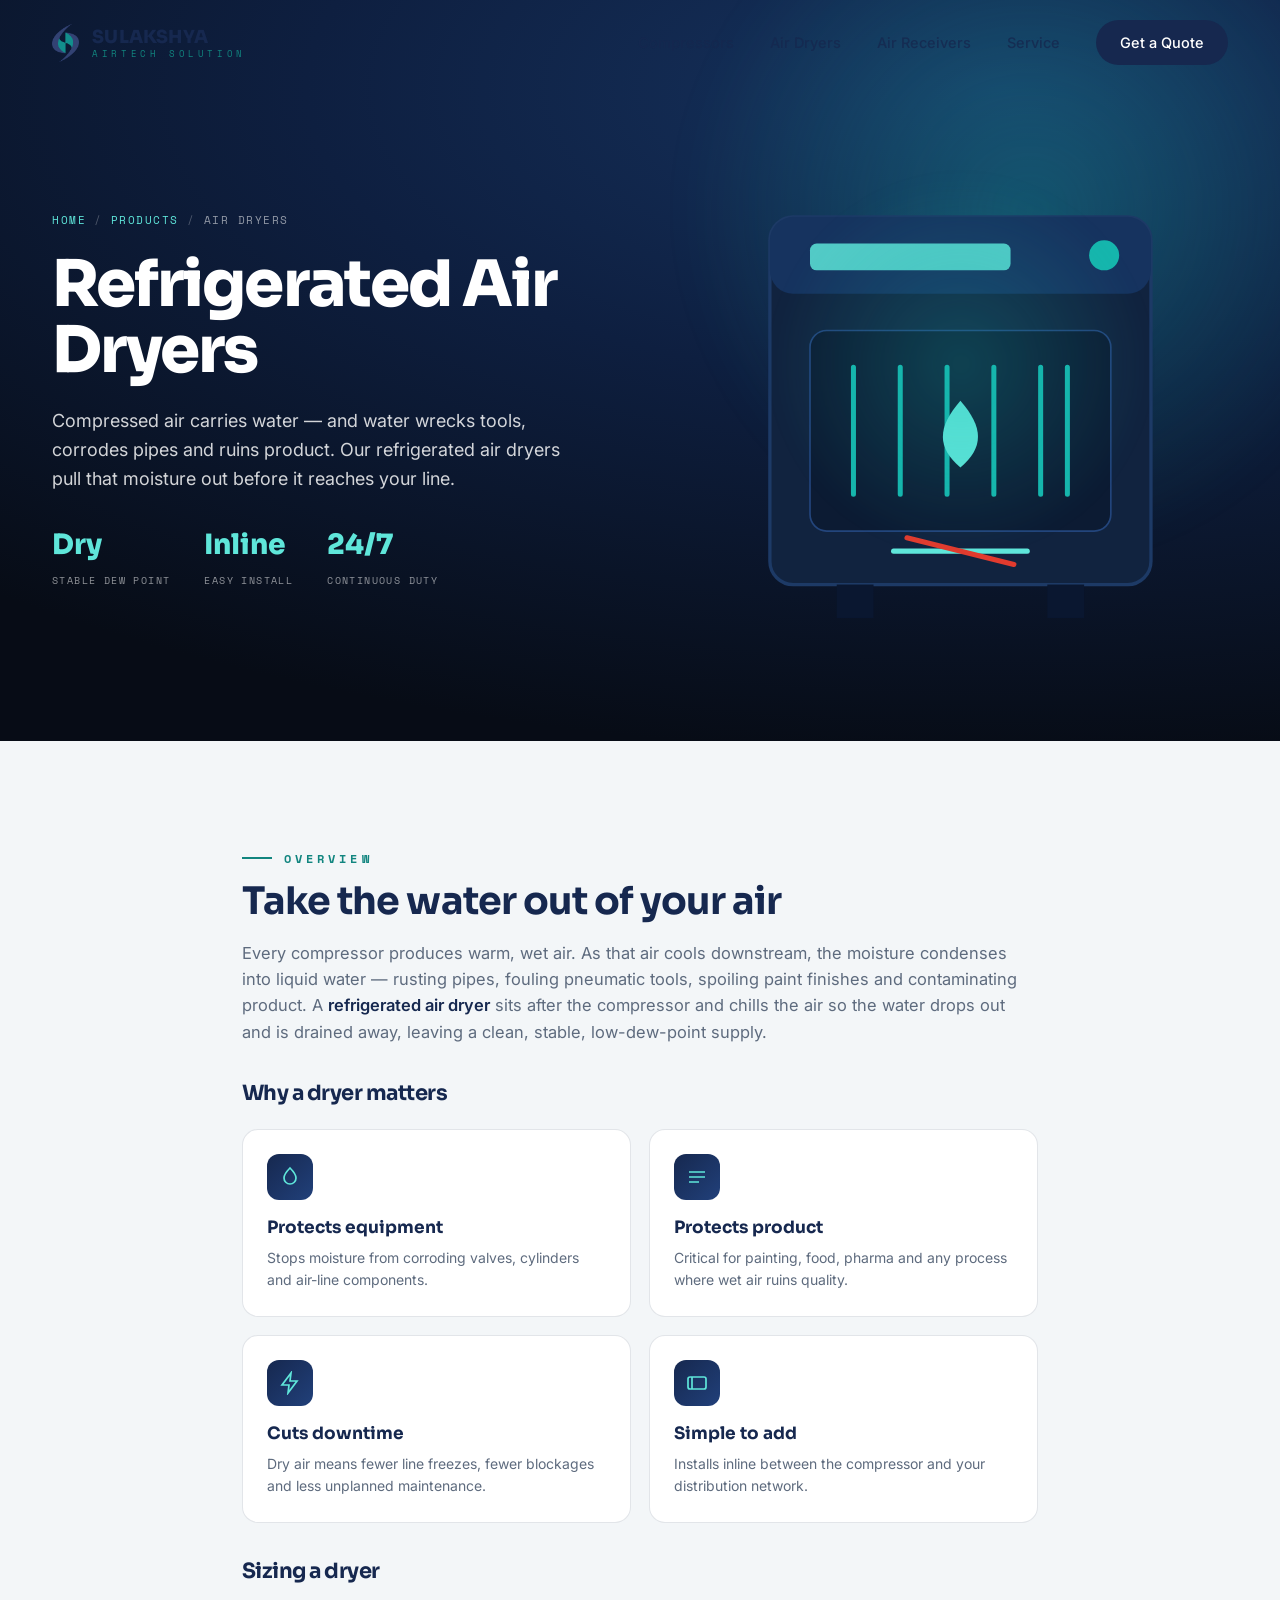
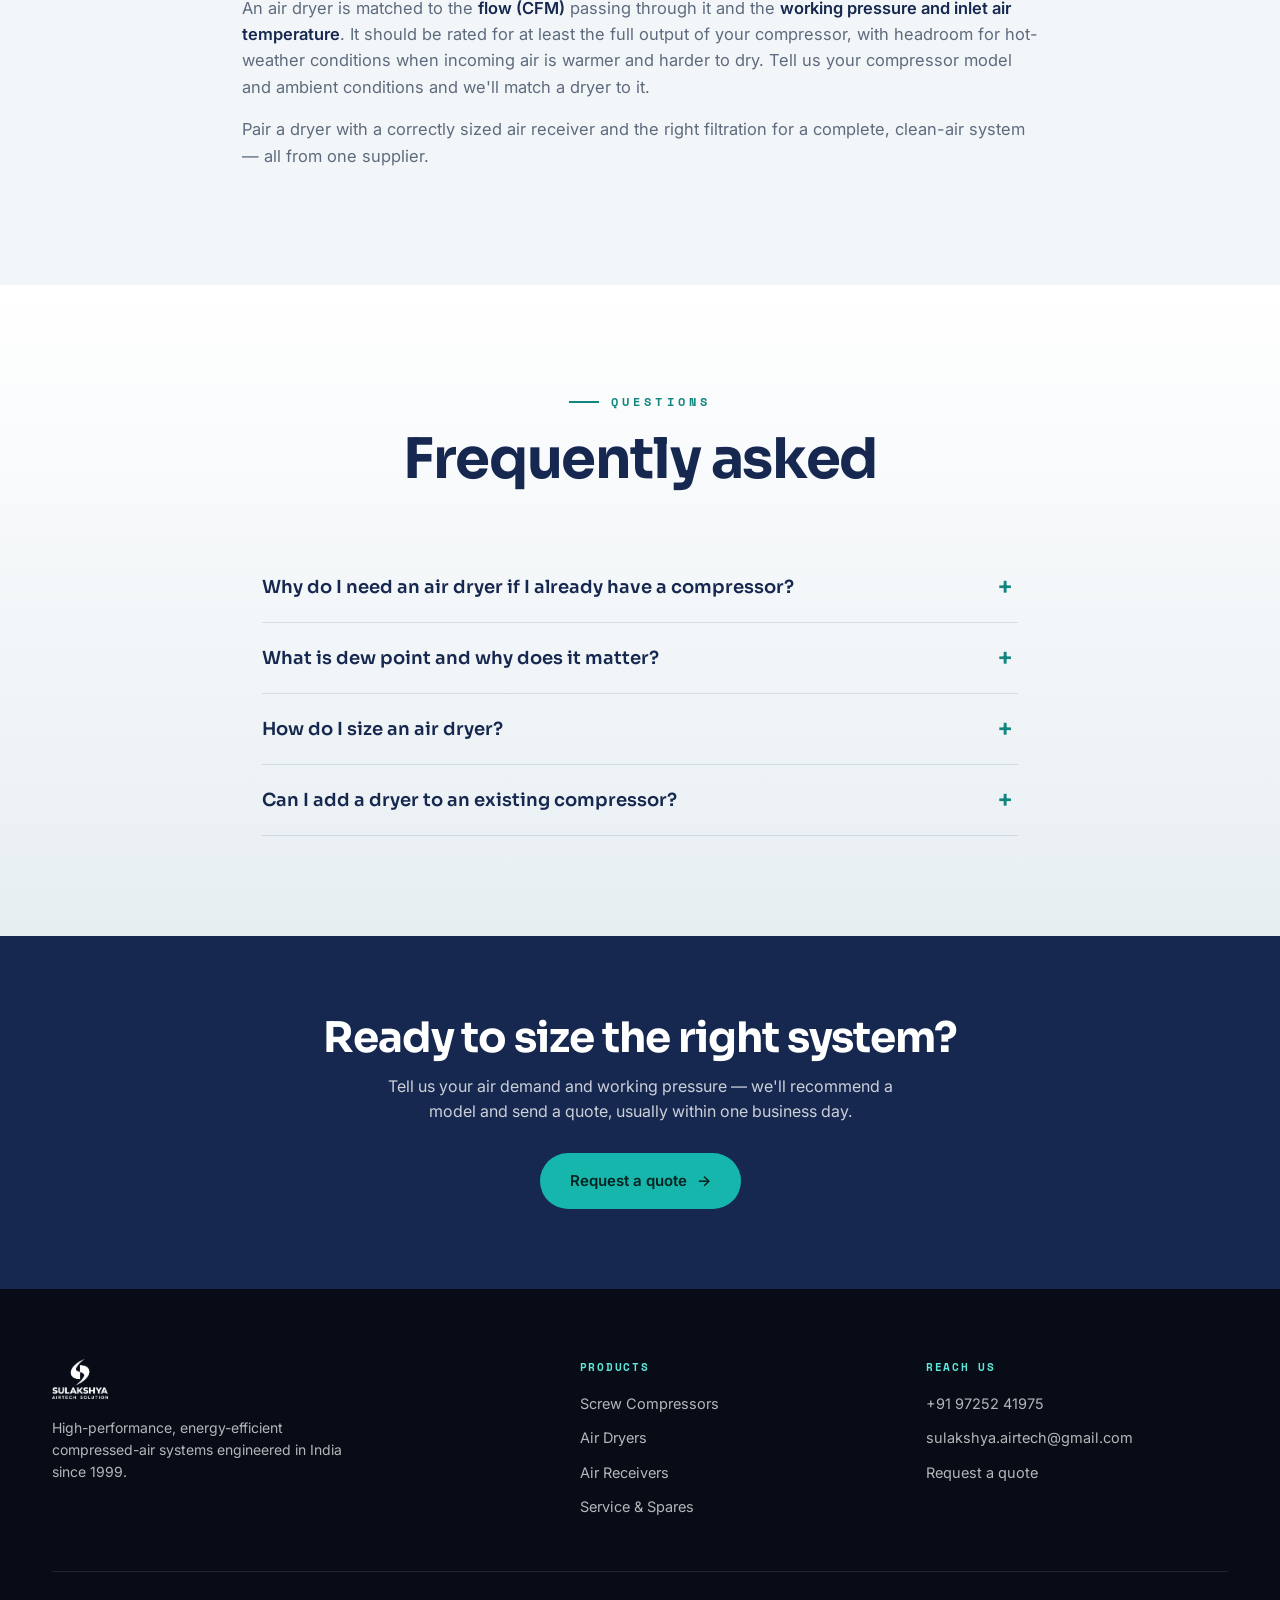
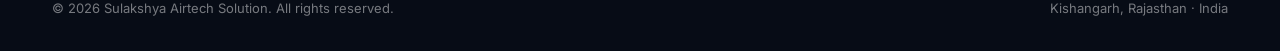
<file: air-dryers.html>
<!DOCTYPE html>
<html lang="en">
<head>
<meta charset="UTF-8">
<meta name="viewport" content="width=device-width, initial-scale=1.0">
<title>Refrigerated Air Dryers for Compressed Air | Sulakshya Airtech Solution</title>
<meta name="description" content="Refrigerated compressed air dryers that remove moisture to protect tools, valves and product quality. Reliable dew-point control for industrial air systems. Made in India.">
<meta name="robots" content="index, follow">
<link rel="canonical" href="https://www.sulakshya.com/air-dryers.html">
<link rel="icon" type="image/png" href="assets/favicon.png">
<meta property="og:type" content="product">
<meta property="og:site_name" content="Sulakshya Airtech Solution">
<meta property="og:title" content="Refrigerated Air Dryers for Compressed Air | Sulakshya Airtech Solution">
<meta property="og:description" content="Refrigerated compressed air dryers that remove moisture to protect tools, valves and product quality. Reliable dew-point control for industrial air systems. Made in India.">
<meta property="og:url" content="https://www.sulakshya.com/air-dryers.html">
<meta property="og:image" content="https://www.sulakshya.com/assets/og-cover.jpg">
<meta name="twitter:card" content="summary_large_image">
<link rel="preconnect" href="https://fonts.googleapis.com">
<link rel="preconnect" href="https://fonts.gstatic.com" crossorigin>
<link href="https://fonts.googleapis.com/css2?family=Sora:wght@400;500;600;700;800&family=Inter:wght@400;500;600&family=Space+Mono:wght@400;700&display=swap" rel="stylesheet">
<link rel="stylesheet" href="styles.css">
<script type="application/ld+json">
{"@context": "https://schema.org", "@graph": [{"@type": "Product", "name": "Refrigerated Air Dryers", "description": "Refrigerated compressed air dryers that remove moisture to protect tools, valves and product quality. Reliable dew-point control for industrial air systems. Made in India.", "image": "https://www.sulakshya.com/assets/og-cover.jpg", "brand": {"@type": "Brand", "name": "Sulakshya Airtech Solution"}, "manufacturer": {"@type": "Organization", "name": "Sulakshya Airtech Solution", "url": "https://www.sulakshya.com"}, "category": "Industrial Air Equipment", "url": "https://www.sulakshya.com/air-dryers.html"}, {"@type": "BreadcrumbList", "itemListElement": [{"@type": "ListItem", "position": 1, "name": "Home", "item": "https://www.sulakshya.com/"}, {"@type": "ListItem", "position": 2, "name": "Products", "item": "https://www.sulakshya.com/#products"}, {"@type": "ListItem", "position": 3, "name": "Refrigerated Air Dryers", "item": "https://www.sulakshya.com/air-dryers.html"}]}, {"@type": "FAQPage", "mainEntity": [{"@type": "Question", "name": "Why do I need an air dryer if I already have a compressor?", "acceptedAnswer": {"@type": "Answer", "text": "Compressed air always contains water vapour. Without a dryer, that water condenses in your pipes and tools, causing rust, blockages and product defects. A refrigerated dryer removes it before it reaches your line."}}, {"@type": "Question", "name": "What is dew point and why does it matter?", "acceptedAnswer": {"@type": "Answer", "text": "Dew point is the temperature at which moisture starts to condense out of the air. A lower, stable dew point means drier air. Refrigerated dryers hold the dew point low enough for most general industrial uses."}}, {"@type": "Question", "name": "How do I size an air dryer?", "acceptedAnswer": {"@type": "Answer", "text": "Match the dryer to your compressor's flow in CFM, your working pressure and your ambient temperature, with margin for hot conditions. Share your compressor details and we'll recommend the right model."}}, {"@type": "Question", "name": "Can I add a dryer to an existing compressor?", "acceptedAnswer": {"@type": "Answer", "text": "Yes. A refrigerated dryer installs inline downstream of almost any existing compressor and receiver, so you can upgrade air quality without replacing your compressor."}}]}]}
</script>
</head>
<body>
<div class="progress" id="progress"></div><header class="nav" id="nav">
  <div class="wrap nav-inner">
    <a href="index.html" class="brand" aria-label="Sulakshya Airtech home">
      <img src="assets/logo-mark.png" alt=""><span class="txt">SULAKSHYA<span>AIRTECH&nbsp;SOLUTION</span></span>
    </a>
    <nav class="links" id="navLinks">
      <a href="screw-compressors.html">Compressors</a>
      <a href="air-dryers.html">Air Dryers</a>
      <a href="air-receivers.html">Air Receivers</a>
      <a href="service-spares.html">Service</a>
      <a href="index.html#inquiry" class="nav-cta">Get a Quote</a>
    </nav>
    <button class="menu-btn" id="menuBtn" aria-label="Menu"><span></span><span></span><span></span></button>
  </div>
</header><section class="subhero">
  <div class="hero-glow" aria-hidden="true"></div>
  <div class="wrap">
    <div>
      <div class="crumbs"><a href="index.html">Home</a><span>/</span><a href="index.html#products">Products</a><span>/</span>Air Dryers</div>
      <h1>Refrigerated Air Dryers</h1>
      <p class="lead">Compressed air carries water — and water wrecks tools, corrodes pipes and ruins product. Our refrigerated air dryers pull that moisture out before it reaches your line.</p>
      <div class="keyfacts"><div><div class="v">Dry</div><div class="k">Stable dew point</div></div><div><div class="v">Inline</div><div class="k">Easy install</div></div><div><div class="v">24/7</div><div class="k">Continuous duty</div></div></div>
    </div>
    <div class="pimg"><svg viewBox="0 0 320 300" xmlns="http://www.w3.org/2000/svg" role="img" aria-label="Refrigerated air dryer illustration">
<rect x="46" y="40" width="228" height="220" rx="14" fill="#11233f" stroke="#1d3a66" stroke-width="2"/>
<rect x="46" y="40" width="228" height="46" rx="14" fill="#16335f"/>
<rect x="70" y="56" width="120" height="16" rx="4" fill="#5FE6DA" opacity=".85"/>
<circle cx="246" cy="63" r="9" fill="#16B6AD"/>
<rect x="70" y="108" width="180" height="120" rx="10" fill="#0c1b33" stroke="#23457c"/>
<g stroke="#16B6AD" stroke-width="3" fill="none" stroke-linecap="round">
<path d="M96 130v76M124 130v76M152 130v76M180 130v76M208 130v76M224 130v76"/></g>
<path d="M160 150c14 16 14 28 0 40-14-12-14-24 0-40Z" fill="#5FE6DA"/>
<line x1="120" y1="240" x2="200" y2="240" stroke="#5FE6DA" stroke-width="3" stroke-linecap="round"/>
<line x1="128" y1="232" x2="192" y2="248" stroke="#E23B2E" stroke-width="3" stroke-linecap="round"/>
<rect x="86" y="260" width="22" height="20" fill="#0a1730"/><rect x="212" y="260" width="22" height="20" fill="#0a1730"/>
</svg></div>
  </div>
</section><section class="article"><div class="wrap"><span class="eyebrow">Overview</span>
<h2>Take the water out of your air</h2>
<p>Every compressor produces warm, wet air. As that air cools downstream, the moisture condenses into liquid water — rusting pipes, fouling pneumatic tools, spoiling paint finishes and contaminating product. A <strong>refrigerated air dryer</strong> sits after the compressor and chills the air so the water drops out and is drained away, leaving a clean, stable, low-dew-point supply.</p>
<h3>Why a dryer matters</h3>
<div class="feat-grid">
<div class="feat"><div class="fi"><svg viewBox="0 0 24 24"><path d="M12 3c4 4 6 7 6 10a6 6 0 1 1-12 0c0-3 2-6 6-10Z"/></svg></div><h4>Protects equipment</h4><p>Stops moisture from corroding valves, cylinders and air-line components.</p></div>
<div class="feat"><div class="fi"><svg viewBox="0 0 24 24"><path d="M4 7h16M4 12h16M4 17h10"/></svg></div><h4>Protects product</h4><p>Critical for painting, food, pharma and any process where wet air ruins quality.</p></div>
<div class="feat"><div class="fi"><svg viewBox="0 0 24 24"><path d="M13 2 4 14h7l-1 8 9-12h-7l1-8Z"/></svg></div><h4>Cuts downtime</h4><p>Dry air means fewer line freezes, fewer blockages and less unplanned maintenance.</p></div>
<div class="feat"><div class="fi"><svg viewBox="0 0 24 24"><rect x="3" y="6" width="18" height="12" rx="2"/><path d="M7 6v12"/></svg></div><h4>Simple to add</h4><p>Installs inline between the compressor and your distribution network.</p></div>
</div>
<h3>Sizing a dryer</h3>
<p>An air dryer is matched to the <strong>flow (CFM)</strong> passing through it and the <strong>working pressure and inlet air temperature</strong>. It should be rated for at least the full output of your compressor, with headroom for hot-weather conditions when incoming air is warmer and harder to dry. Tell us your compressor model and ambient conditions and we'll match a dryer to it.</p>
<p>Pair a dryer with a correctly sized <a href="air-receivers.html">air receiver</a> and the right filtration for a complete, clean-air system — all from one supplier.</p></div></section><section class="faq"><div class="wrap">
    <div class="sec-head"><span class="eyebrow center">Questions</span><h2>Frequently asked</h2></div>
    <div class="faq-item"><button class="faq-q">Why do I need an air dryer if I already have a compressor?</button><div class="faq-a"><p>Compressed air always contains water vapour. Without a dryer, that water condenses in your pipes and tools, causing rust, blockages and product defects. A refrigerated dryer removes it before it reaches your line.</p></div></div><div class="faq-item"><button class="faq-q">What is dew point and why does it matter?</button><div class="faq-a"><p>Dew point is the temperature at which moisture starts to condense out of the air. A lower, stable dew point means drier air. Refrigerated dryers hold the dew point low enough for most general industrial uses.</p></div></div><div class="faq-item"><button class="faq-q">How do I size an air dryer?</button><div class="faq-a"><p>Match the dryer to your compressor's flow in CFM, your working pressure and your ambient temperature, with margin for hot conditions. Share your compressor details and we'll recommend the right model.</p></div></div><div class="faq-item"><button class="faq-q">Can I add a dryer to an existing compressor?</button><div class="faq-a"><p>Yes. A refrigerated dryer installs inline downstream of almost any existing compressor and receiver, so you can upgrade air quality without replacing your compressor.</p></div></div></div></section><section class="cta-band">
  <div class="wrap">
    <h2>Ready to size the right system?</h2>
    <p>Tell us your air demand and working pressure — we'll recommend a model and send a quote, usually within one business day.</p>
    <a href="index.html#inquiry" class="btn btn-primary">Request a quote <span class="arr">→</span></a>
  </div>
</section><footer>
  <div class="wrap">
    <div class="foot-grid">
      <div class="foot-brand"><img src="assets/logo-full.png" alt="Sulakshya Airtech Solution">
        <p>High-performance, energy-efficient compressed-air systems engineered in India since 1999.</p></div>
      <div class="foot-col"><h5>Products</h5>
        <a href="screw-compressors.html">Screw Compressors</a><a href="air-dryers.html">Air Dryers</a>
        <a href="air-receivers.html">Air Receivers</a><a href="service-spares.html">Service &amp; Spares</a></div>
      <div class="foot-col"><h5>Reach us</h5>
        <a href="tel:+919725241975">+91 97252 41975</a>
        <a href="mailto:sulakshya.airtech@gmail.com">sulakshya.airtech@gmail.com</a>
        <a href="index.html#inquiry">Request a quote</a></div>
    </div>
    <div class="foot-bottom"><span>© <span id="yr"></span> Sulakshya Airtech Solution. All rights reserved.</span><span>Kishangarh, Rajasthan · India</span></div>
  </div>
</footer><script src="main.js" defer></script>
</body>
</html>
</file>
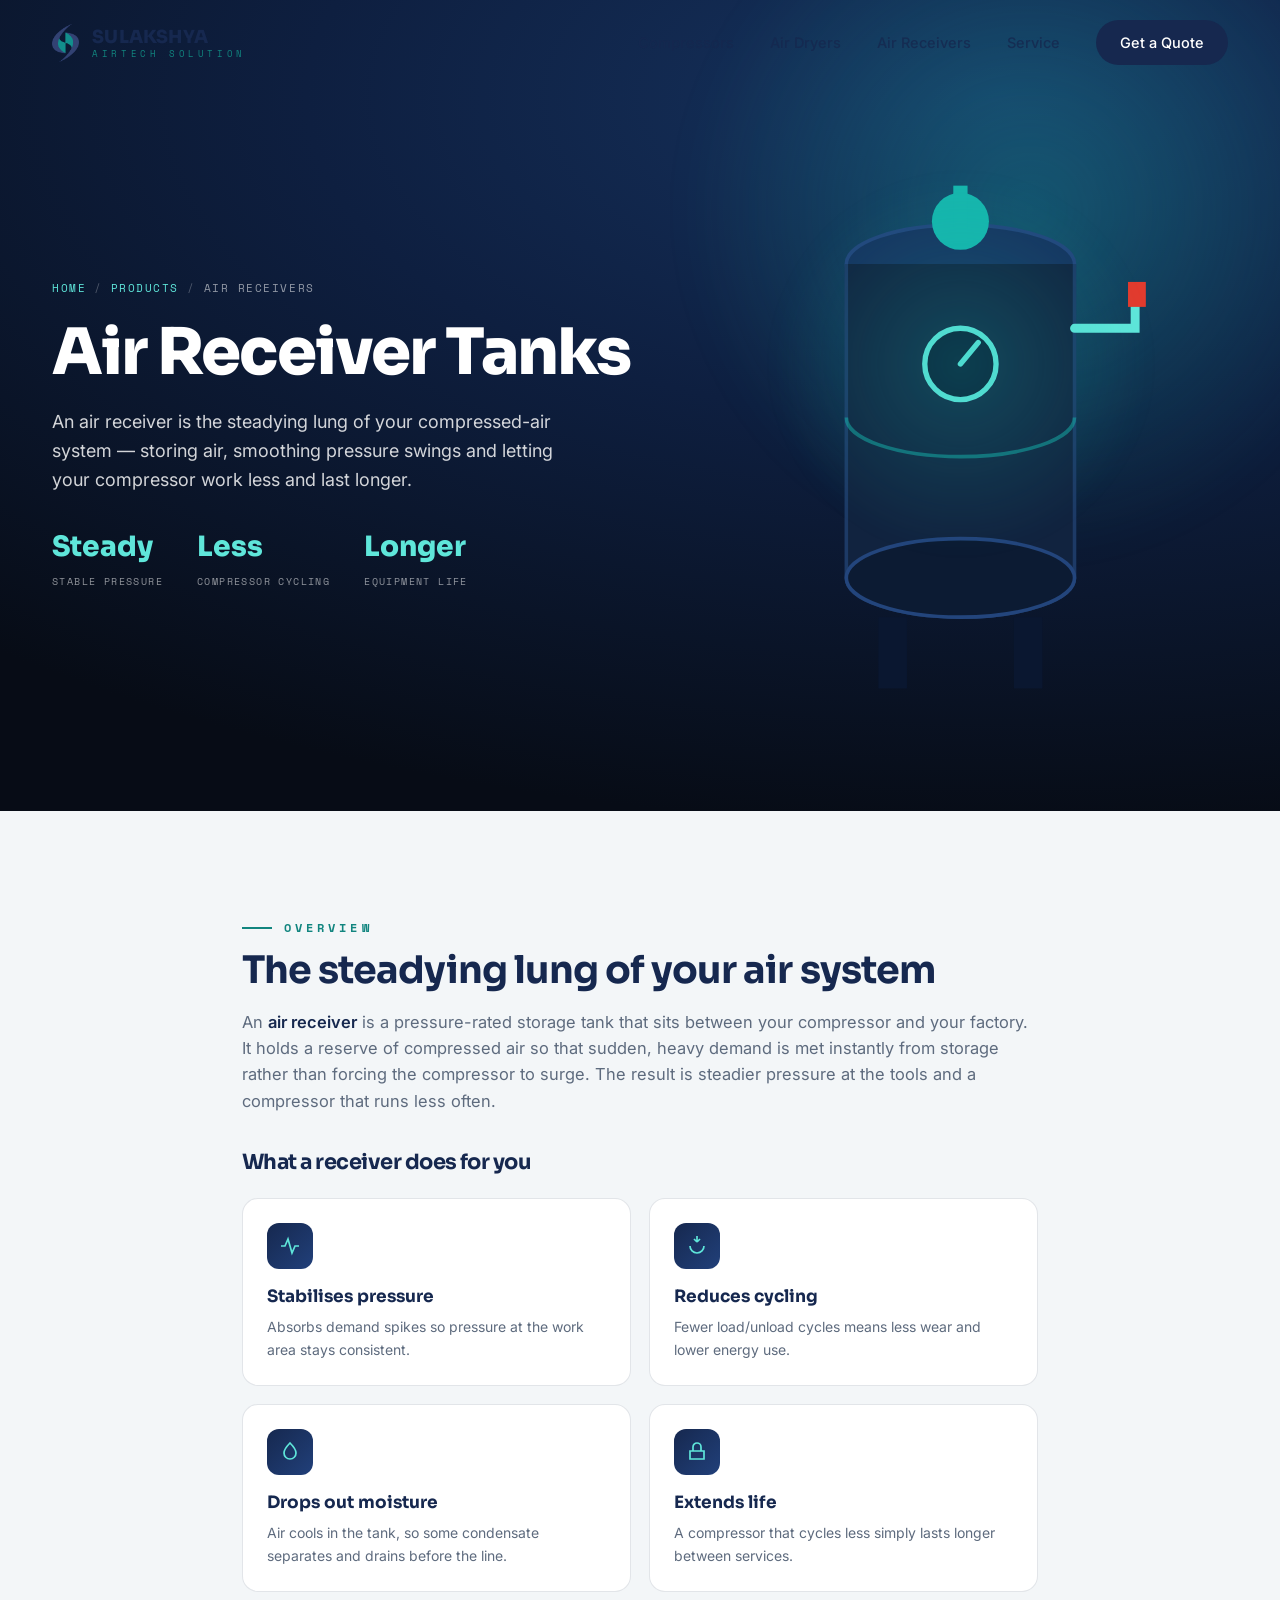
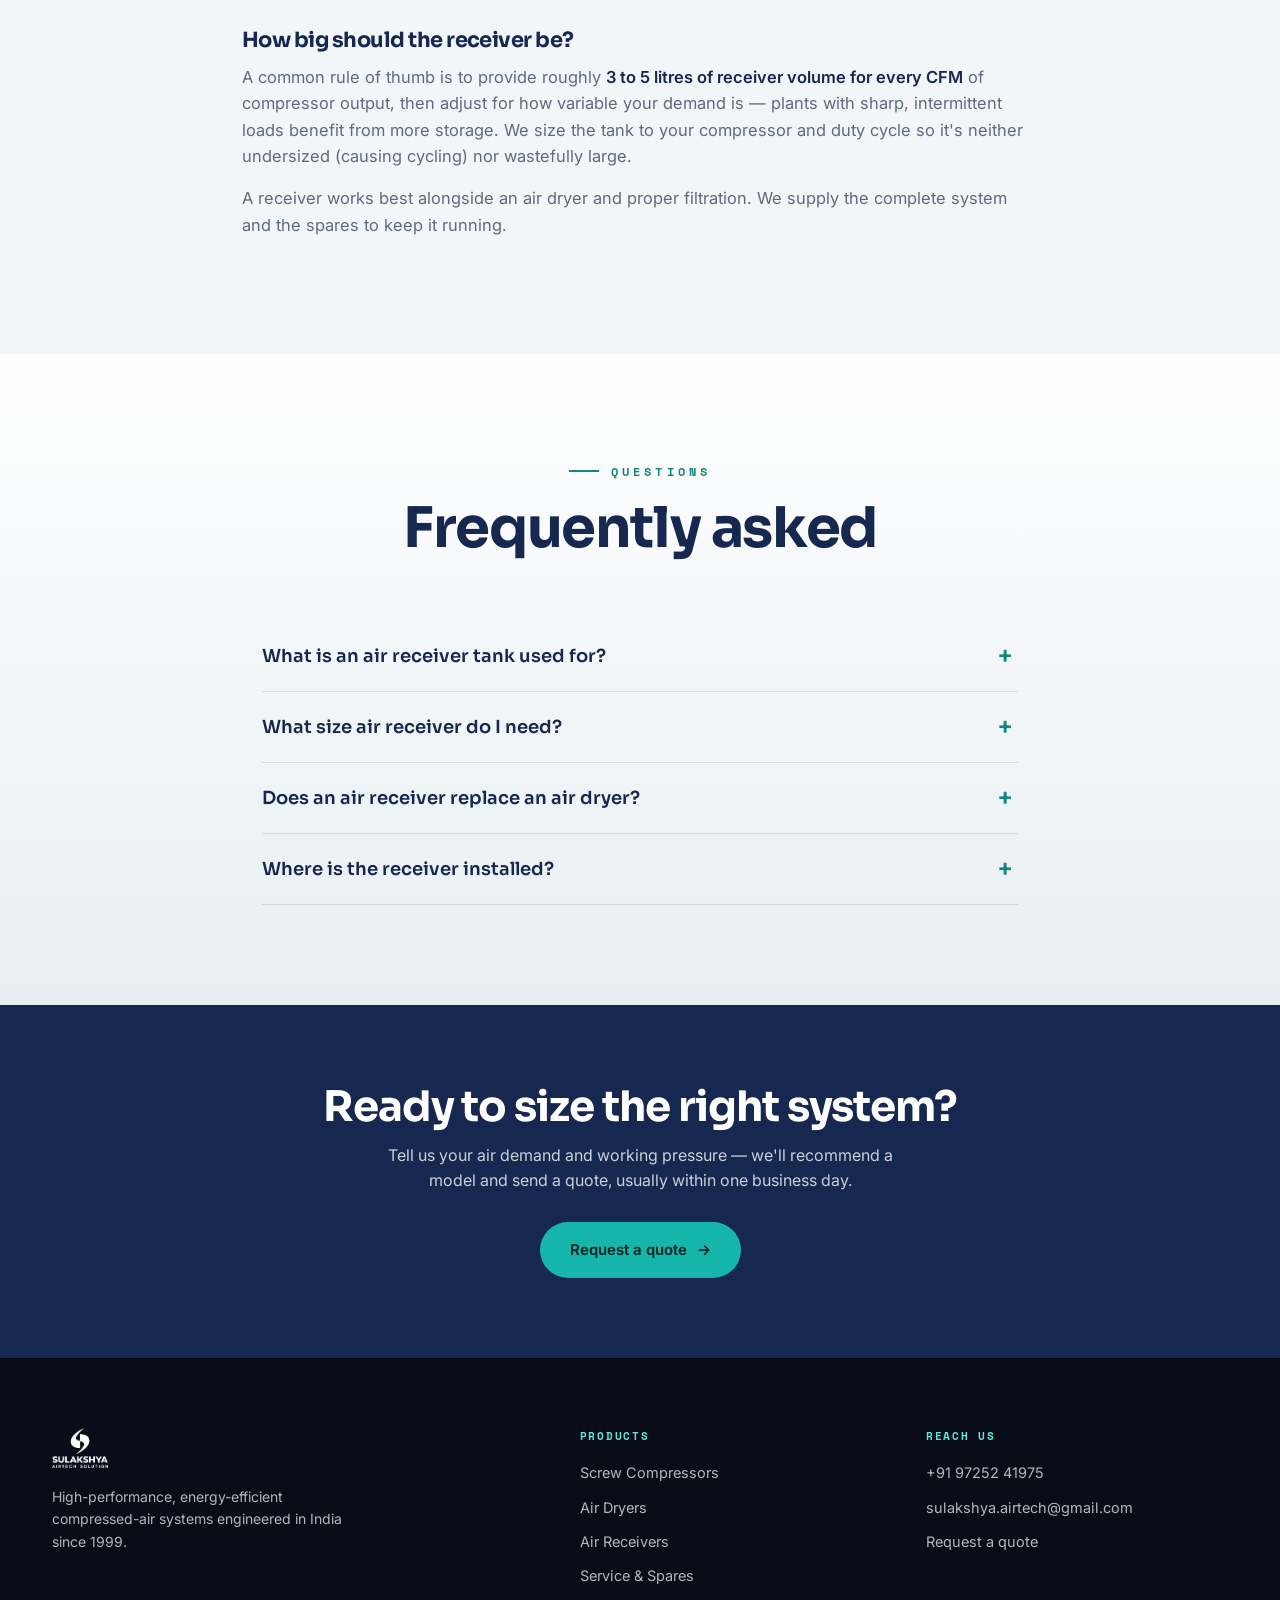
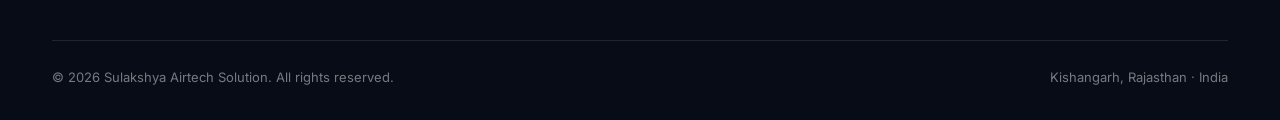
<file: air-receivers.html>
<!DOCTYPE html>
<html lang="en">
<head>
<meta charset="UTF-8">
<meta name="viewport" content="width=device-width, initial-scale=1.0">
<title>Air Receiver Tanks for Compressed Air Systems | Sulakshya Airtech Solution</title>
<meta name="description" content="Pressure-rated air receiver tanks that stabilise supply, reduce compressor cycling and extend equipment life. Sized to your system. Made in India since 1999.">
<meta name="robots" content="index, follow">
<link rel="canonical" href="https://www.sulakshya.com/air-receivers.html">
<link rel="icon" type="image/png" href="assets/favicon.png">
<meta property="og:type" content="product">
<meta property="og:site_name" content="Sulakshya Airtech Solution">
<meta property="og:title" content="Air Receiver Tanks for Compressed Air Systems | Sulakshya Airtech Solution">
<meta property="og:description" content="Pressure-rated air receiver tanks that stabilise supply, reduce compressor cycling and extend equipment life. Sized to your system. Made in India since 1999.">
<meta property="og:url" content="https://www.sulakshya.com/air-receivers.html">
<meta property="og:image" content="https://www.sulakshya.com/assets/og-cover.jpg">
<meta name="twitter:card" content="summary_large_image">
<link rel="preconnect" href="https://fonts.googleapis.com">
<link rel="preconnect" href="https://fonts.gstatic.com" crossorigin>
<link href="https://fonts.googleapis.com/css2?family=Sora:wght@400;500;600;700;800&family=Inter:wght@400;500;600&family=Space+Mono:wght@400;700&display=swap" rel="stylesheet">
<link rel="stylesheet" href="styles.css">
<script type="application/ld+json">
{"@context": "https://schema.org", "@graph": [{"@type": "Product", "name": "Air Receiver Tanks", "description": "Pressure-rated air receiver tanks that stabilise supply, reduce compressor cycling and extend equipment life. Sized to your system. Made in India since 1999.", "image": "https://www.sulakshya.com/assets/og-cover.jpg", "brand": {"@type": "Brand", "name": "Sulakshya Airtech Solution"}, "manufacturer": {"@type": "Organization", "name": "Sulakshya Airtech Solution", "url": "https://www.sulakshya.com"}, "category": "Industrial Air Equipment", "url": "https://www.sulakshya.com/air-receivers.html"}, {"@type": "BreadcrumbList", "itemListElement": [{"@type": "ListItem", "position": 1, "name": "Home", "item": "https://www.sulakshya.com/"}, {"@type": "ListItem", "position": 2, "name": "Products", "item": "https://www.sulakshya.com/#products"}, {"@type": "ListItem", "position": 3, "name": "Air Receiver Tanks", "item": "https://www.sulakshya.com/air-receivers.html"}]}, {"@type": "FAQPage", "mainEntity": [{"@type": "Question", "name": "What is an air receiver tank used for?", "acceptedAnswer": {"@type": "Answer", "text": "It stores a reserve of compressed air to meet sudden demand, stabilise system pressure, reduce how often the compressor cycles, and allow some moisture to condense and drain before the air reaches your tools."}}, {"@type": "Question", "name": "What size air receiver do I need?", "acceptedAnswer": {"@type": "Answer", "text": "A common starting point is about 3 to 5 litres of tank volume per CFM of compressor output, adjusted for how variable your air demand is. We size it precisely to your compressor and usage pattern."}}, {"@type": "Question", "name": "Does an air receiver replace an air dryer?", "acceptedAnswer": {"@type": "Answer", "text": "No. A receiver removes only some condensate as air cools inside it. For reliably dry air you still need a refrigerated air dryer. The two work together."}}, {"@type": "Question", "name": "Where is the receiver installed?", "acceptedAnswer": {"@type": "Answer", "text": "Typically right after the compressor, before the dryer and distribution network, though placement is tailored to each plant layout."}}]}]}
</script>
</head>
<body>
<div class="progress" id="progress"></div><header class="nav" id="nav">
  <div class="wrap nav-inner">
    <a href="index.html" class="brand" aria-label="Sulakshya Airtech home">
      <img src="assets/logo-mark.png" alt=""><span class="txt">SULAKSHYA<span>AIRTECH&nbsp;SOLUTION</span></span>
    </a>
    <nav class="links" id="navLinks">
      <a href="screw-compressors.html">Compressors</a>
      <a href="air-dryers.html">Air Dryers</a>
      <a href="air-receivers.html">Air Receivers</a>
      <a href="service-spares.html">Service</a>
      <a href="index.html#inquiry" class="nav-cta">Get a Quote</a>
    </nav>
    <button class="menu-btn" id="menuBtn" aria-label="Menu"><span></span><span></span><span></span></button>
  </div>
</header><section class="subhero">
  <div class="hero-glow" aria-hidden="true"></div>
  <div class="wrap">
    <div>
      <div class="crumbs"><a href="index.html">Home</a><span>/</span><a href="index.html#products">Products</a><span>/</span>Air Receivers</div>
      <h1>Air Receiver Tanks</h1>
      <p class="lead">An air receiver is the steadying lung of your compressed-air system — storing air, smoothing pressure swings and letting your compressor work less and last longer.</p>
      <div class="keyfacts"><div><div class="v">Steady</div><div class="k">Stable pressure</div></div><div><div class="v">Less</div><div class="k">Compressor cycling</div></div><div><div class="v">Longer</div><div class="k">Equipment life</div></div></div>
    </div>
    <div class="pimg"><svg viewBox="0 0 300 320" xmlns="http://www.w3.org/2000/svg" role="img" aria-label="Air receiver tank illustration">
<ellipse cx="150" cy="64" rx="64" ry="22" fill="#16335f" stroke="#23457c" stroke-width="2"/>
<path d="M86 64v176a64 22 0 0 0 128 0V64" fill="#11233f" stroke="#1d3a66" stroke-width="2"/>
<ellipse cx="150" cy="240" rx="64" ry="22" fill="#0c1b33" stroke="#23457c" stroke-width="2"/>
<path d="M86 150a64 22 0 0 0 128 0" fill="none" stroke="#16B6AD" stroke-width="2" opacity=".5"/>
<circle cx="150" cy="40" r="16" fill="#16B6AD"/><rect x="146" y="20" width="8" height="24" fill="#16B6AD"/>
<circle cx="150" cy="120" r="20" fill="#0a1730" stroke="#5FE6DA" stroke-width="3"/>
<line x1="150" y1="120" x2="160" y2="108" stroke="#5FE6DA" stroke-width="3" stroke-linecap="round"/>
<path d="M214 100h34v-18" fill="none" stroke="#5FE6DA" stroke-width="5" stroke-linecap="round"/>
<rect x="104" y="262" width="16" height="40" fill="#0a1730"/><rect x="180" y="262" width="16" height="40" fill="#0a1730"/>
<rect x="244" y="74" width="10" height="14" fill="#E23B2E"/>
</svg></div>
  </div>
</section><section class="article"><div class="wrap"><span class="eyebrow">Overview</span>
<h2>The steadying lung of your air system</h2>
<p>An <strong>air receiver</strong> is a pressure-rated storage tank that sits between your compressor and your factory. It holds a reserve of compressed air so that sudden, heavy demand is met instantly from storage rather than forcing the compressor to surge. The result is steadier pressure at the tools and a compressor that runs less often.</p>
<h3>What a receiver does for you</h3>
<div class="feat-grid">
<div class="feat"><div class="fi"><svg viewBox="0 0 24 24"><path d="M3 12h4l3-7 4 14 3-7h4"/></svg></div><h4>Stabilises pressure</h4><p>Absorbs demand spikes so pressure at the work area stays consistent.</p></div>
<div class="feat"><div class="fi"><svg viewBox="0 0 24 24"><path d="M12 2v6m0 0 3-3m-3 3L9 5M5 12a7 7 0 1 0 14 0"/></svg></div><h4>Reduces cycling</h4><p>Fewer load/unload cycles means less wear and lower energy use.</p></div>
<div class="feat"><div class="fi"><svg viewBox="0 0 24 24"><path d="M12 3c4 4 6 7 6 10a6 6 0 1 1-12 0c0-3 2-6 6-10Z"/></svg></div><h4>Drops out moisture</h4><p>Air cools in the tank, so some condensate separates and drains before the line.</p></div>
<div class="feat"><div class="fi"><svg viewBox="0 0 24 24"><path d="M5 11h14v8H5zM8 11V7a4 4 0 0 1 8 0v4"/></svg></div><h4>Extends life</h4><p>A compressor that cycles less simply lasts longer between services.</p></div>
</div>
<h3>How big should the receiver be?</h3>
<p>A common rule of thumb is to provide roughly <strong>3 to 5 litres of receiver volume for every CFM</strong> of compressor output, then adjust for how variable your demand is — plants with sharp, intermittent loads benefit from more storage. We size the tank to your compressor and duty cycle so it's neither undersized (causing cycling) nor wastefully large.</p>
<p>A receiver works best alongside an <a href="air-dryers.html">air dryer</a> and proper filtration. We supply the complete system and the <a href="service-spares.html">spares</a> to keep it running.</p></div></section><section class="faq"><div class="wrap">
    <div class="sec-head"><span class="eyebrow center">Questions</span><h2>Frequently asked</h2></div>
    <div class="faq-item"><button class="faq-q">What is an air receiver tank used for?</button><div class="faq-a"><p>It stores a reserve of compressed air to meet sudden demand, stabilise system pressure, reduce how often the compressor cycles, and allow some moisture to condense and drain before the air reaches your tools.</p></div></div><div class="faq-item"><button class="faq-q">What size air receiver do I need?</button><div class="faq-a"><p>A common starting point is about 3 to 5 litres of tank volume per CFM of compressor output, adjusted for how variable your air demand is. We size it precisely to your compressor and usage pattern.</p></div></div><div class="faq-item"><button class="faq-q">Does an air receiver replace an air dryer?</button><div class="faq-a"><p>No. A receiver removes only some condensate as air cools inside it. For reliably dry air you still need a refrigerated air dryer. The two work together.</p></div></div><div class="faq-item"><button class="faq-q">Where is the receiver installed?</button><div class="faq-a"><p>Typically right after the compressor, before the dryer and distribution network, though placement is tailored to each plant layout.</p></div></div></div></section><section class="cta-band">
  <div class="wrap">
    <h2>Ready to size the right system?</h2>
    <p>Tell us your air demand and working pressure — we'll recommend a model and send a quote, usually within one business day.</p>
    <a href="index.html#inquiry" class="btn btn-primary">Request a quote <span class="arr">→</span></a>
  </div>
</section><footer>
  <div class="wrap">
    <div class="foot-grid">
      <div class="foot-brand"><img src="assets/logo-full.png" alt="Sulakshya Airtech Solution">
        <p>High-performance, energy-efficient compressed-air systems engineered in India since 1999.</p></div>
      <div class="foot-col"><h5>Products</h5>
        <a href="screw-compressors.html">Screw Compressors</a><a href="air-dryers.html">Air Dryers</a>
        <a href="air-receivers.html">Air Receivers</a><a href="service-spares.html">Service &amp; Spares</a></div>
      <div class="foot-col"><h5>Reach us</h5>
        <a href="tel:+919725241975">+91 97252 41975</a>
        <a href="mailto:sulakshya.airtech@gmail.com">sulakshya.airtech@gmail.com</a>
        <a href="index.html#inquiry">Request a quote</a></div>
    </div>
    <div class="foot-bottom"><span>© <span id="yr"></span> Sulakshya Airtech Solution. All rights reserved.</span><span>Kishangarh, Rajasthan · India</span></div>
  </div>
</footer><script src="main.js" defer></script>
</body>
</html>
</file>
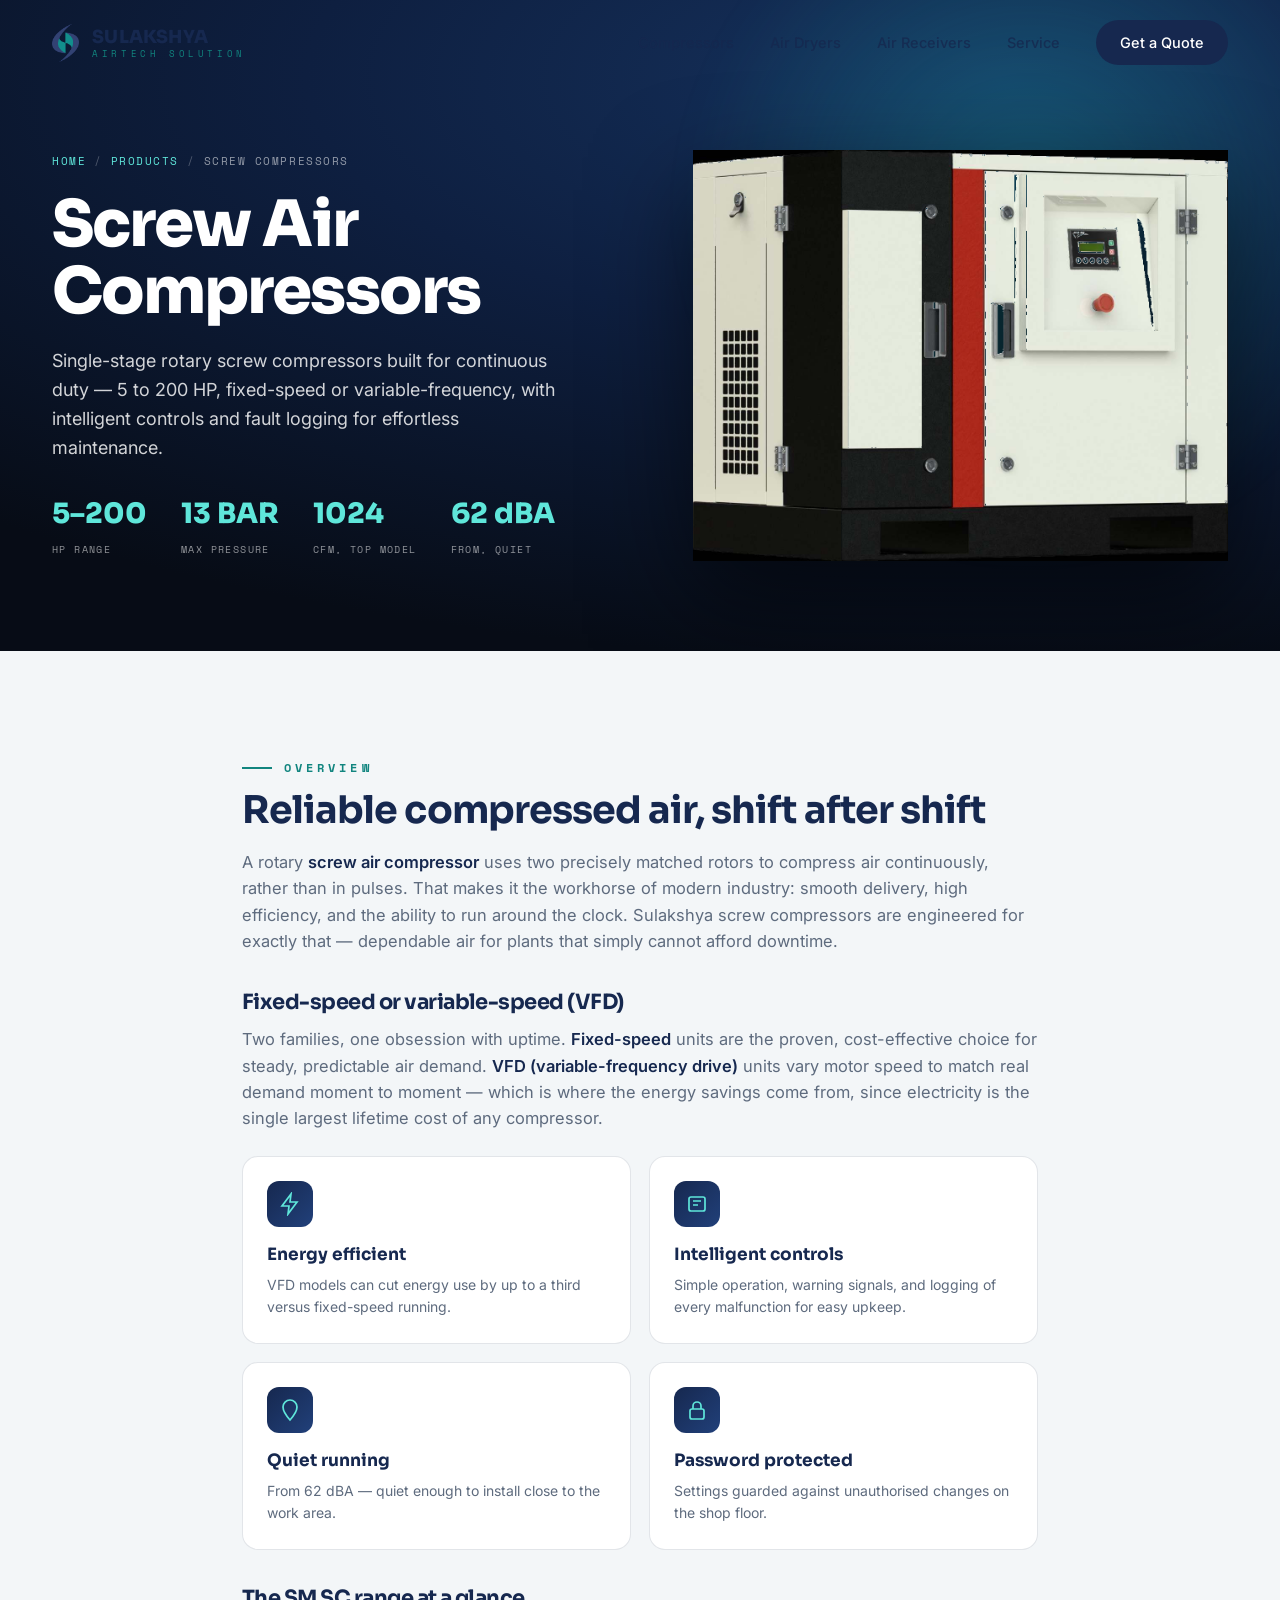
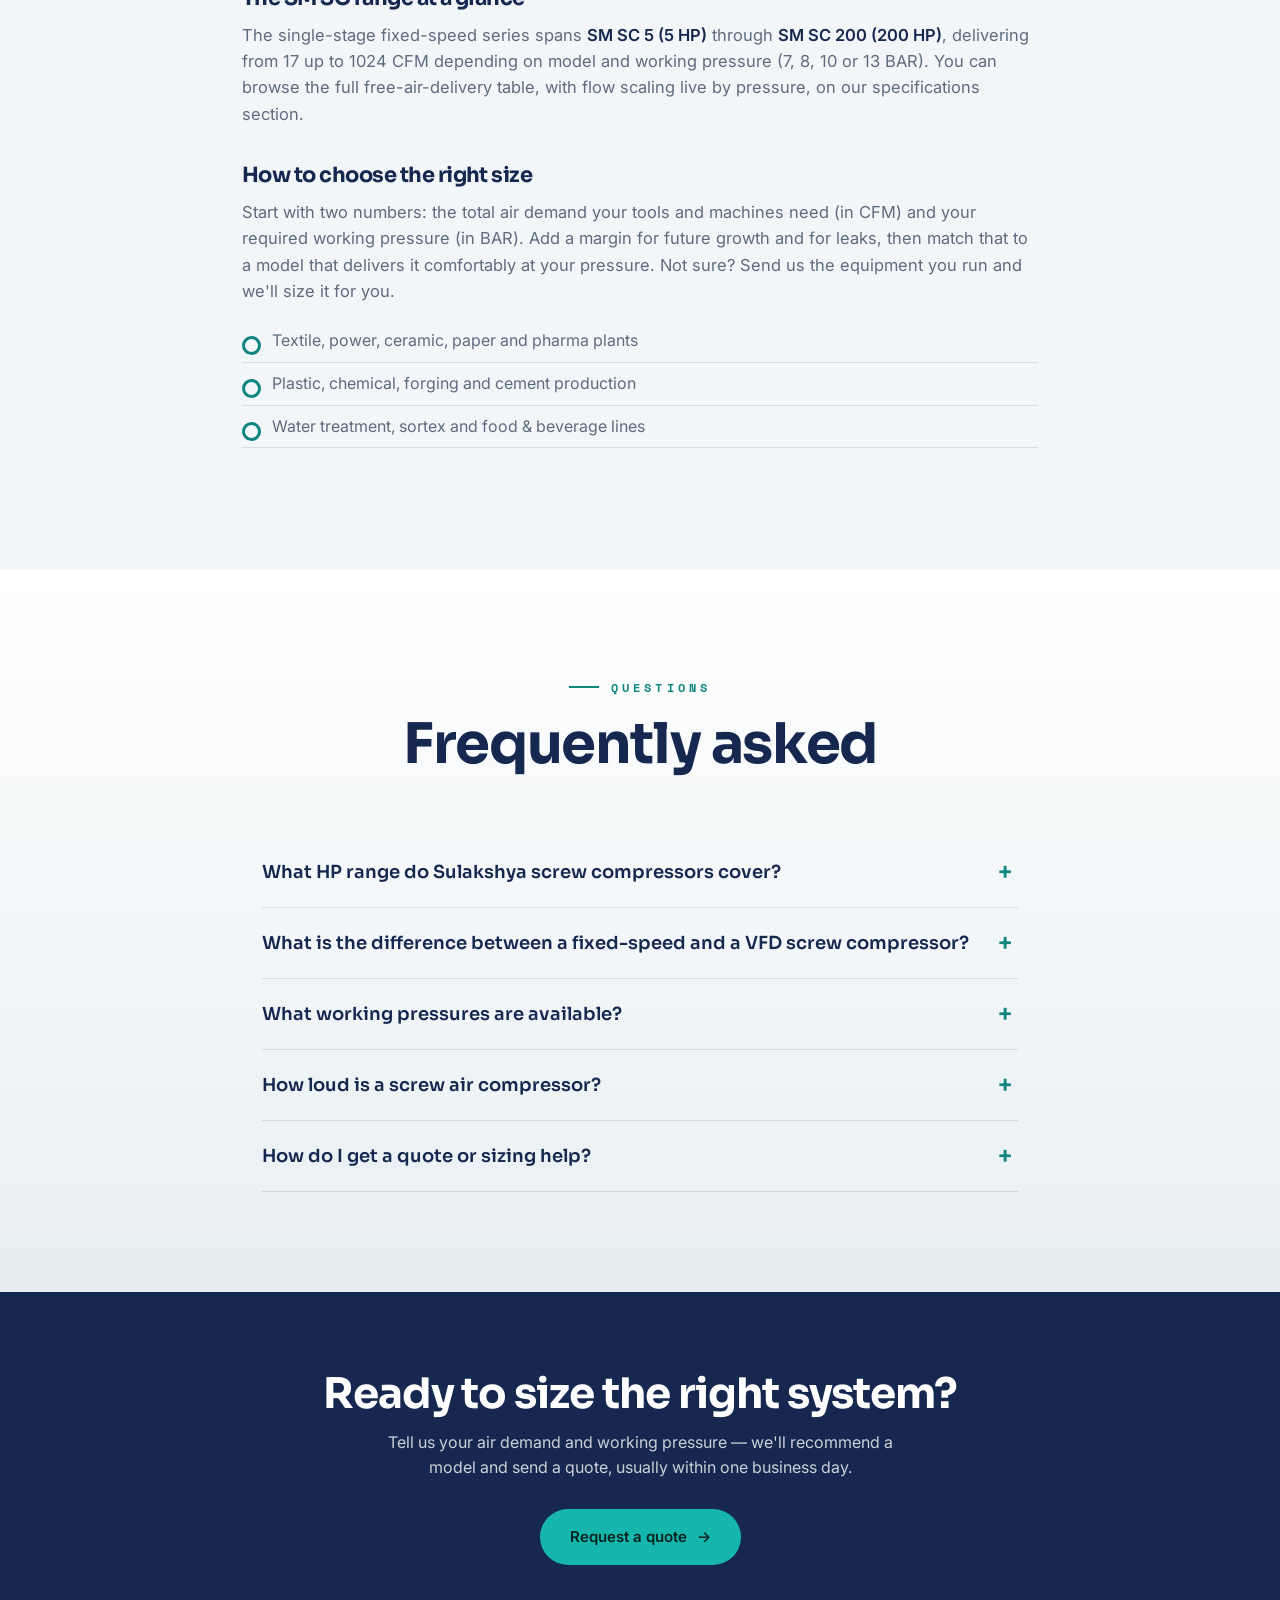
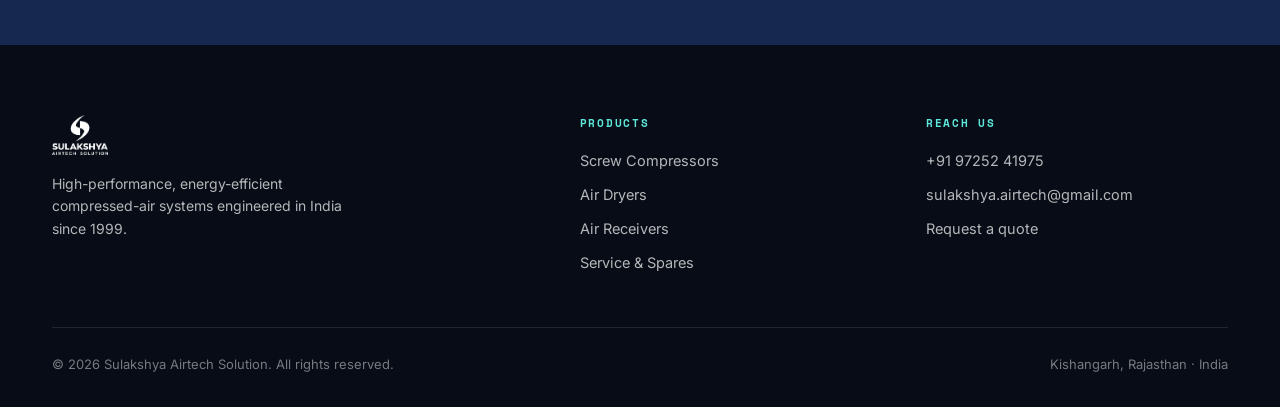
<file: screw-compressors.html>
<!DOCTYPE html>
<html lang="en">
<head>
<meta charset="UTF-8">
<meta name="viewport" content="width=device-width, initial-scale=1.0">
<title>Screw Air Compressors 5–200 HP (Fixed Speed &amp; VFD) | Sulakshya Airtech Solution</title>
<meta name="description" content="Heavy-duty single-stage screw air compressors from 5 to 200 HP, fixed-speed and VFD. Energy-efficient, quiet from 62 dBA, with intelligent controls. Made in India since 1999.">
<meta name="robots" content="index, follow">
<link rel="canonical" href="https://www.sulakshya.com/screw-compressors.html">
<link rel="icon" type="image/png" href="assets/favicon.png">
<meta property="og:type" content="product">
<meta property="og:site_name" content="Sulakshya Airtech Solution">
<meta property="og:title" content="Screw Air Compressors 5–200 HP (Fixed Speed &amp; VFD) | Sulakshya Airtech Solution">
<meta property="og:description" content="Heavy-duty single-stage screw air compressors from 5 to 200 HP, fixed-speed and VFD. Energy-efficient, quiet from 62 dBA, with intelligent controls. Made in India since 1999.">
<meta property="og:url" content="https://www.sulakshya.com/screw-compressors.html">
<meta property="og:image" content="https://www.sulakshya.com/assets/og-cover.jpg">
<meta name="twitter:card" content="summary_large_image">
<link rel="preconnect" href="https://fonts.googleapis.com">
<link rel="preconnect" href="https://fonts.gstatic.com" crossorigin>
<link href="https://fonts.googleapis.com/css2?family=Sora:wght@400;500;600;700;800&family=Inter:wght@400;500;600&family=Space+Mono:wght@400;700&display=swap" rel="stylesheet">
<link rel="stylesheet" href="styles.css">
<script type="application/ld+json">
{"@context": "https://schema.org", "@graph": [{"@type": "Product", "name": "Screw Air Compressors", "description": "Heavy-duty single-stage screw air compressors from 5 to 200 HP, fixed-speed and VFD. Energy-efficient, quiet from 62 dBA, with intelligent controls. Made in India since 1999.", "image": "https://www.sulakshya.com/assets/unit-hero.png", "brand": {"@type": "Brand", "name": "Sulakshya Airtech Solution"}, "manufacturer": {"@type": "Organization", "name": "Sulakshya Airtech Solution", "url": "https://www.sulakshya.com"}, "category": "Industrial Air Equipment", "url": "https://www.sulakshya.com/screw-compressors.html"}, {"@type": "BreadcrumbList", "itemListElement": [{"@type": "ListItem", "position": 1, "name": "Home", "item": "https://www.sulakshya.com/"}, {"@type": "ListItem", "position": 2, "name": "Products", "item": "https://www.sulakshya.com/#products"}, {"@type": "ListItem", "position": 3, "name": "Screw Air Compressors", "item": "https://www.sulakshya.com/screw-compressors.html"}]}, {"@type": "FAQPage", "mainEntity": [{"@type": "Question", "name": "What HP range do Sulakshya screw compressors cover?", "acceptedAnswer": {"@type": "Answer", "text": "The single-stage screw range runs from 5 HP (SM SC 5) up to 200 HP (SM SC 200), with free air delivery from about 17 CFM to over 1000 CFM depending on model and pressure."}}, {"@type": "Question", "name": "What is the difference between a fixed-speed and a VFD screw compressor?", "acceptedAnswer": {"@type": "Answer", "text": "A fixed-speed compressor runs its motor at a constant speed and loads or unloads to meet demand. A VFD compressor varies motor speed to match demand precisely, which reduces energy waste and can lower electricity use by up to around a third."}}, {"@type": "Question", "name": "What working pressures are available?", "acceptedAnswer": {"@type": "Answer", "text": "Models are rated for 7, 8, 10 and 13 BAR. Free air delivery decreases as the rated pressure rises, so we size the unit to your specific pressure requirement."}}, {"@type": "Question", "name": "How loud is a screw air compressor?", "acceptedAnswer": {"@type": "Answer", "text": "Sulakshya units start from about 62 dBA (±2) for smaller models, rising with size. Lower-noise operation means the compressor can often sit close to the work area."}}, {"@type": "Question", "name": "How do I get a quote or sizing help?", "acceptedAnswer": {"@type": "Answer", "text": "Share your total air demand in CFM and your working pressure through our quote form, and our technical team will recommend a model and send pricing, usually within one business day."}}]}]}
</script>
</head>
<body>
<div class="progress" id="progress"></div><header class="nav" id="nav">
  <div class="wrap nav-inner">
    <a href="index.html" class="brand" aria-label="Sulakshya Airtech home">
      <img src="assets/logo-mark.png" alt=""><span class="txt">SULAKSHYA<span>AIRTECH&nbsp;SOLUTION</span></span>
    </a>
    <nav class="links" id="navLinks">
      <a href="screw-compressors.html">Compressors</a>
      <a href="air-dryers.html">Air Dryers</a>
      <a href="air-receivers.html">Air Receivers</a>
      <a href="service-spares.html">Service</a>
      <a href="index.html#inquiry" class="nav-cta">Get a Quote</a>
    </nav>
    <button class="menu-btn" id="menuBtn" aria-label="Menu"><span></span><span></span><span></span></button>
  </div>
</header><section class="subhero">
  <div class="hero-glow" aria-hidden="true"></div>
  <div class="wrap">
    <div>
      <div class="crumbs"><a href="index.html">Home</a><span>/</span><a href="index.html#products">Products</a><span>/</span>Screw Compressors</div>
      <h1>Screw Air Compressors</h1>
      <p class="lead">Single-stage rotary screw compressors built for continuous duty — 5 to 200 HP, fixed-speed or variable-frequency, with intelligent controls and fault logging for effortless maintenance.</p>
      <div class="keyfacts"><div><div class="v">5–200</div><div class="k">HP range</div></div><div><div class="v">13 BAR</div><div class="k">Max pressure</div></div><div><div class="v">1024</div><div class="k">CFM, top model</div></div><div><div class="v">62 dBA</div><div class="k">From, quiet</div></div></div>
    </div>
    <div class="pimg"><img src="assets/unit-hero.png" alt="Sulakshya single-stage screw air compressor"></div>
  </div>
</section><section class="article"><div class="wrap"><span class="eyebrow">Overview</span>
<h2>Reliable compressed air, shift after shift</h2>
<p>A rotary <strong>screw air compressor</strong> uses two precisely matched rotors to compress air continuously, rather than in pulses. That makes it the workhorse of modern industry: smooth delivery, high efficiency, and the ability to run around the clock. Sulakshya screw compressors are engineered for exactly that — dependable air for plants that simply cannot afford downtime.</p>
<h3>Fixed-speed or variable-speed (VFD)</h3>
<p>Two families, one obsession with uptime. <strong>Fixed-speed</strong> units are the proven, cost-effective choice for steady, predictable air demand. <strong>VFD (variable-frequency drive)</strong> units vary motor speed to match real demand moment to moment — which is where the energy savings come from, since electricity is the single largest lifetime cost of any compressor.</p>
<div class="feat-grid">
<div class="feat"><div class="fi"><svg viewBox="0 0 24 24"><path d="M13 2 4 14h7l-1 8 9-12h-7l1-8Z"/></svg></div><h4>Energy efficient</h4><p>VFD models can cut energy use by up to a third versus fixed-speed running.</p></div>
<div class="feat"><div class="fi"><svg viewBox="0 0 24 24"><rect x="4" y="5" width="16" height="14" rx="2"/><path d="M8 9h8M8 13h5"/></svg></div><h4>Intelligent controls</h4><p>Simple operation, warning signals, and logging of every malfunction for easy upkeep.</p></div>
<div class="feat"><div class="fi"><svg viewBox="0 0 24 24"><path d="M12 2a7 7 0 0 0-7 7c0 5 7 13 7 13s7-8 7-13a7 7 0 0 0-7-7Z"/></svg></div><h4>Quiet running</h4><p>From 62 dBA — quiet enough to install close to the work area.</p></div>
<div class="feat"><div class="fi"><svg viewBox="0 0 24 24"><rect x="5" y="11" width="14" height="10" rx="2"/><path d="M8 11V8a4 4 0 0 1 8 0v3"/></svg></div><h4>Password protected</h4><p>Settings guarded against unauthorised changes on the shop floor.</p></div>
</div>
<h3>The SM SC range at a glance</h3>
<p>The single-stage fixed-speed series spans <strong>SM SC 5 (5 HP)</strong> through <strong>SM SC 200 (200 HP)</strong>, delivering from 17 up to 1024 CFM depending on model and working pressure (7, 8, 10 or 13 BAR). You can browse the full free-air-delivery table, with flow scaling live by pressure, on our <a href="index.html#specs">specifications section</a>.</p>
<h3>How to choose the right size</h3>
<p>Start with two numbers: the total air demand your tools and machines need (in CFM) and your required working pressure (in BAR). Add a margin for future growth and for leaks, then match that to a model that delivers it comfortably at your pressure. Not sure? Send us the equipment you run and we'll size it for you.</p>
<ul>
<li>Textile, power, ceramic, paper and pharma plants</li>
<li>Plastic, chemical, forging and cement production</li>
<li>Water treatment, sortex and food &amp; beverage lines</li>
</ul></div></section><section class="faq"><div class="wrap">
    <div class="sec-head"><span class="eyebrow center">Questions</span><h2>Frequently asked</h2></div>
    <div class="faq-item"><button class="faq-q">What HP range do Sulakshya screw compressors cover?</button><div class="faq-a"><p>The single-stage screw range runs from 5 HP (SM SC 5) up to 200 HP (SM SC 200), with free air delivery from about 17 CFM to over 1000 CFM depending on model and pressure.</p></div></div><div class="faq-item"><button class="faq-q">What is the difference between a fixed-speed and a VFD screw compressor?</button><div class="faq-a"><p>A fixed-speed compressor runs its motor at a constant speed and loads or unloads to meet demand. A VFD compressor varies motor speed to match demand precisely, which reduces energy waste and can lower electricity use by up to around a third.</p></div></div><div class="faq-item"><button class="faq-q">What working pressures are available?</button><div class="faq-a"><p>Models are rated for 7, 8, 10 and 13 BAR. Free air delivery decreases as the rated pressure rises, so we size the unit to your specific pressure requirement.</p></div></div><div class="faq-item"><button class="faq-q">How loud is a screw air compressor?</button><div class="faq-a"><p>Sulakshya units start from about 62 dBA (±2) for smaller models, rising with size. Lower-noise operation means the compressor can often sit close to the work area.</p></div></div><div class="faq-item"><button class="faq-q">How do I get a quote or sizing help?</button><div class="faq-a"><p>Share your total air demand in CFM and your working pressure through our quote form, and our technical team will recommend a model and send pricing, usually within one business day.</p></div></div></div></section><section class="cta-band">
  <div class="wrap">
    <h2>Ready to size the right system?</h2>
    <p>Tell us your air demand and working pressure — we'll recommend a model and send a quote, usually within one business day.</p>
    <a href="index.html#inquiry" class="btn btn-primary">Request a quote <span class="arr">→</span></a>
  </div>
</section><footer>
  <div class="wrap">
    <div class="foot-grid">
      <div class="foot-brand"><img src="assets/logo-full.png" alt="Sulakshya Airtech Solution">
        <p>High-performance, energy-efficient compressed-air systems engineered in India since 1999.</p></div>
      <div class="foot-col"><h5>Products</h5>
        <a href="screw-compressors.html">Screw Compressors</a><a href="air-dryers.html">Air Dryers</a>
        <a href="air-receivers.html">Air Receivers</a><a href="service-spares.html">Service &amp; Spares</a></div>
      <div class="foot-col"><h5>Reach us</h5>
        <a href="tel:+919725241975">+91 97252 41975</a>
        <a href="mailto:sulakshya.airtech@gmail.com">sulakshya.airtech@gmail.com</a>
        <a href="index.html#inquiry">Request a quote</a></div>
    </div>
    <div class="foot-bottom"><span>© <span id="yr"></span> Sulakshya Airtech Solution. All rights reserved.</span><span>Kishangarh, Rajasthan · India</span></div>
  </div>
</footer><script src="main.js" defer></script>
</body>
</html>
</file>
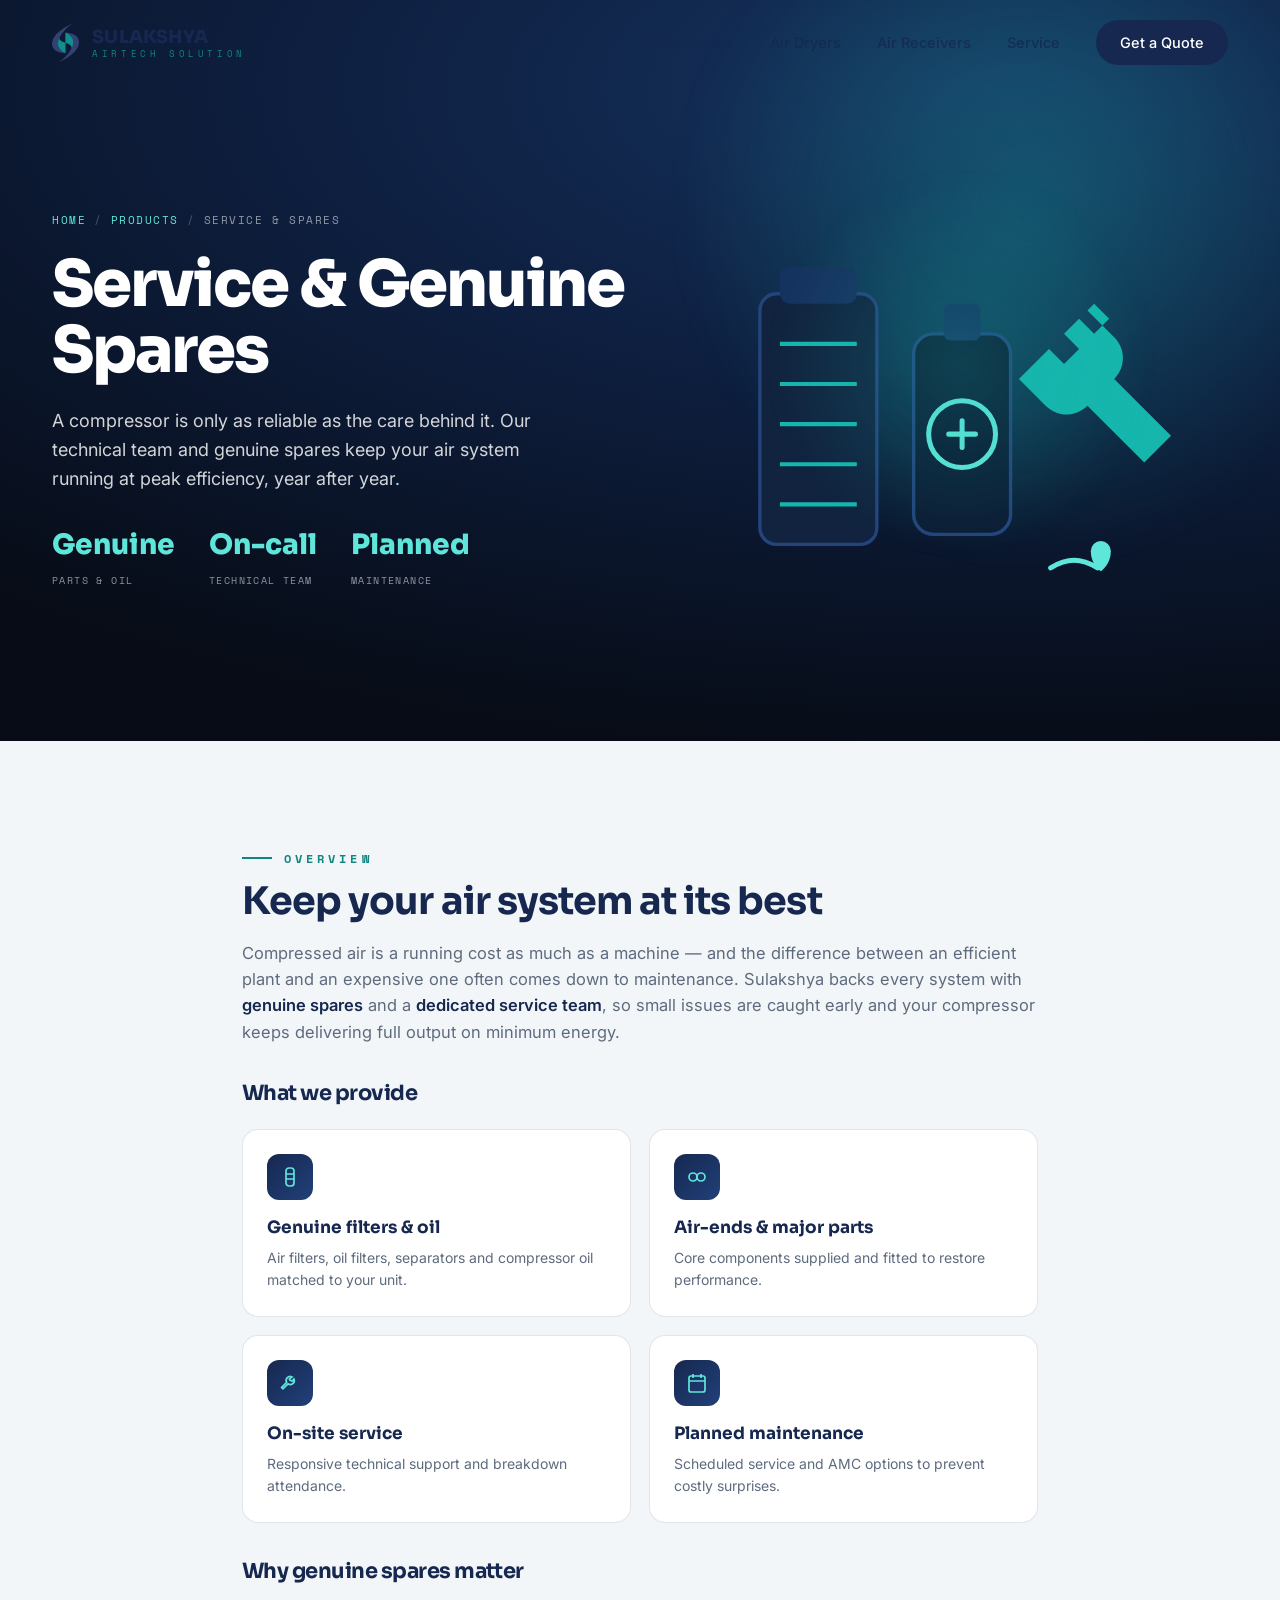
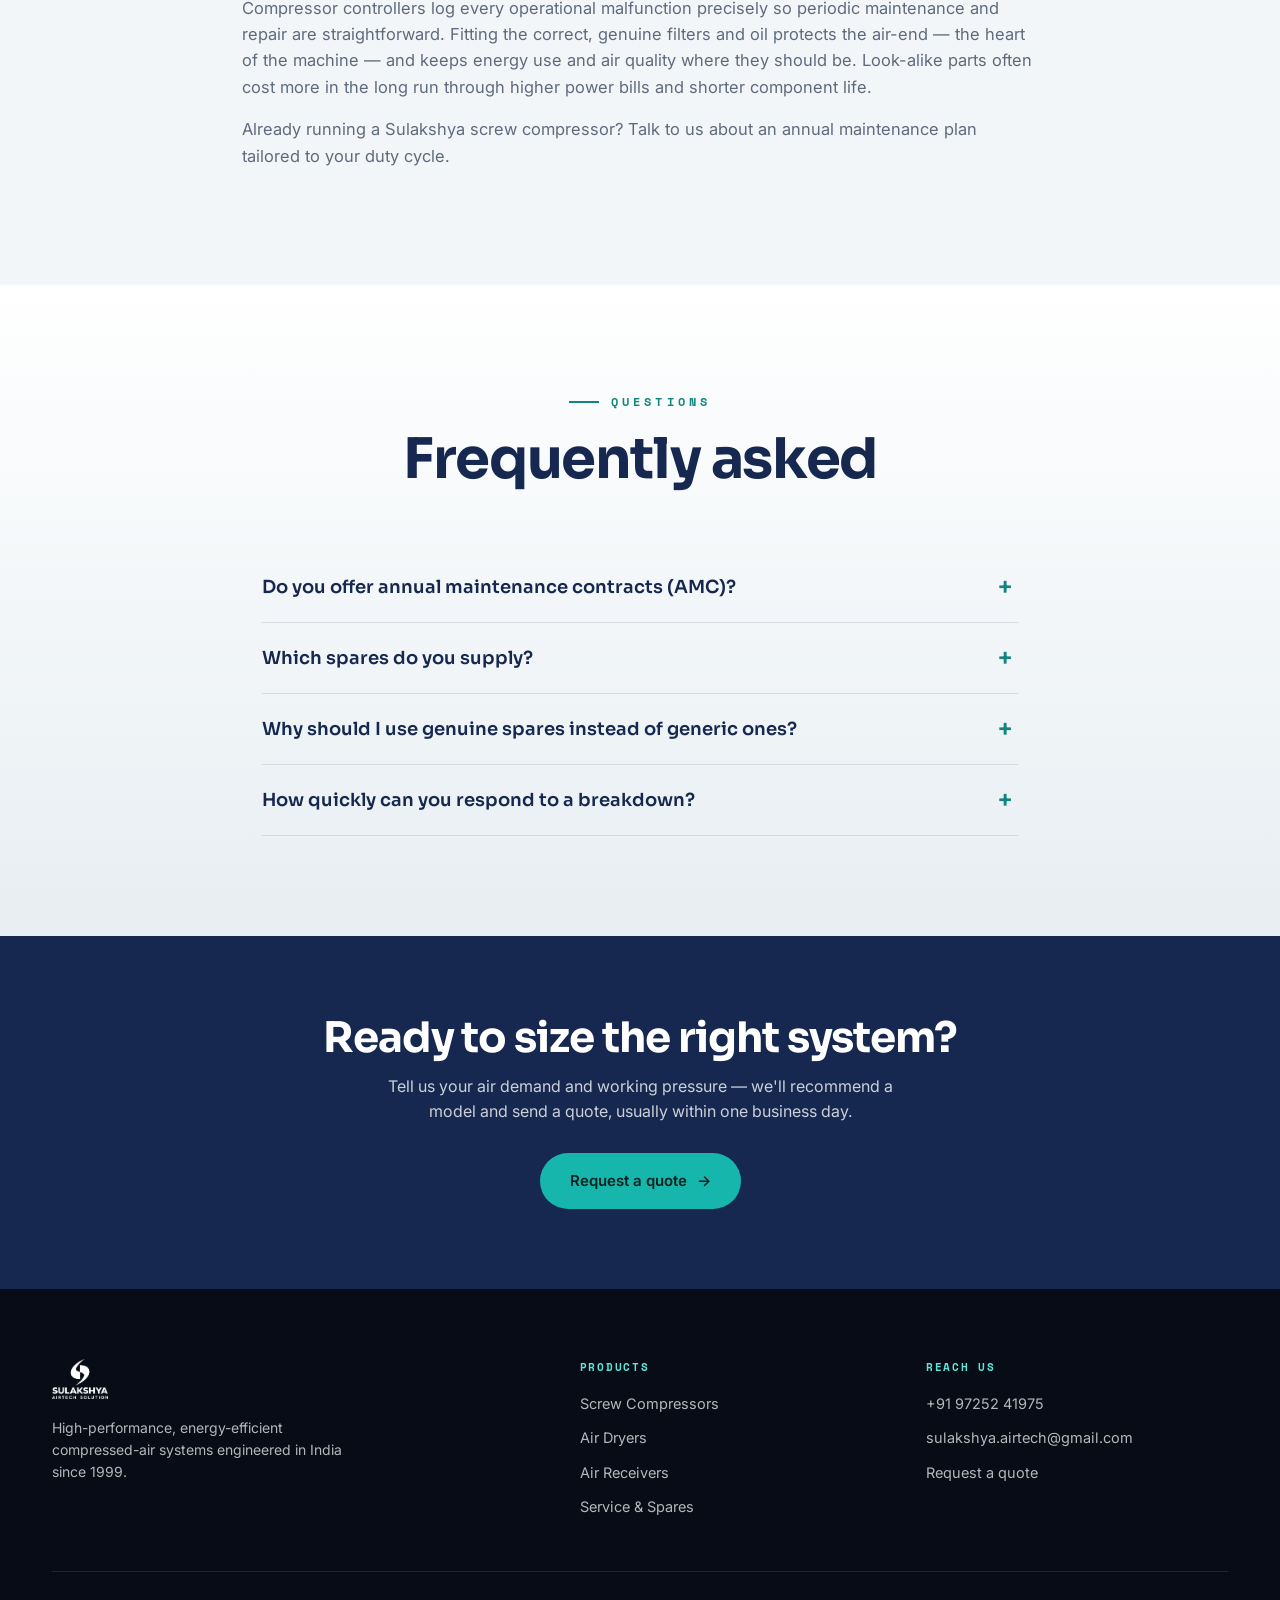
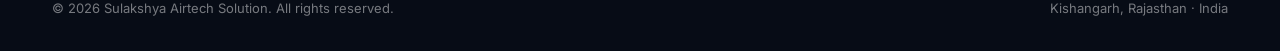
<file: service-spares.html>
<!DOCTYPE html>
<html lang="en">
<head>
<meta charset="UTF-8">
<meta name="viewport" content="width=device-width, initial-scale=1.0">
<title>Compressor Service, AMC &amp; Genuine Spares | Sulakshya Airtech Solution</title>
<meta name="description" content="Genuine compressor spares — filters, oil, air-ends — plus responsive service and annual maintenance for screw air compressors. Trusted across India since 1999.">
<meta name="robots" content="index, follow">
<link rel="canonical" href="https://www.sulakshya.com/service-spares.html">
<link rel="icon" type="image/png" href="assets/favicon.png">
<meta property="og:type" content="product">
<meta property="og:site_name" content="Sulakshya Airtech Solution">
<meta property="og:title" content="Compressor Service, AMC &amp; Genuine Spares | Sulakshya Airtech Solution">
<meta property="og:description" content="Genuine compressor spares — filters, oil, air-ends — plus responsive service and annual maintenance for screw air compressors. Trusted across India since 1999.">
<meta property="og:url" content="https://www.sulakshya.com/service-spares.html">
<meta property="og:image" content="https://www.sulakshya.com/assets/og-cover.jpg">
<meta name="twitter:card" content="summary_large_image">
<link rel="preconnect" href="https://fonts.googleapis.com">
<link rel="preconnect" href="https://fonts.gstatic.com" crossorigin>
<link href="https://fonts.googleapis.com/css2?family=Sora:wght@400;500;600;700;800&family=Inter:wght@400;500;600&family=Space+Mono:wght@400;700&display=swap" rel="stylesheet">
<link rel="stylesheet" href="styles.css">
<script type="application/ld+json">
{"@context": "https://schema.org", "@graph": [{"@type": "Product", "name": "Service &amp; Genuine Spares", "description": "Genuine compressor spares — filters, oil, air-ends — plus responsive service and annual maintenance for screw air compressors. Trusted across India since 1999.", "image": "https://www.sulakshya.com/assets/og-cover.jpg", "brand": {"@type": "Brand", "name": "Sulakshya Airtech Solution"}, "manufacturer": {"@type": "Organization", "name": "Sulakshya Airtech Solution", "url": "https://www.sulakshya.com"}, "category": "Industrial Air Equipment", "url": "https://www.sulakshya.com/service-spares.html"}, {"@type": "BreadcrumbList", "itemListElement": [{"@type": "ListItem", "position": 1, "name": "Home", "item": "https://www.sulakshya.com/"}, {"@type": "ListItem", "position": 2, "name": "Products", "item": "https://www.sulakshya.com/#products"}, {"@type": "ListItem", "position": 3, "name": "Service &amp; Genuine Spares", "item": "https://www.sulakshya.com/service-spares.html"}]}, {"@type": "FAQPage", "mainEntity": [{"@type": "Question", "name": "Do you offer annual maintenance contracts (AMC)?", "acceptedAnswer": {"@type": "Answer", "text": "Yes. We offer planned maintenance and AMC options scheduled to your duty cycle, so service and genuine parts are handled proactively rather than after a breakdown."}}, {"@type": "Question", "name": "Which spares do you supply?", "acceptedAnswer": {"@type": "Answer", "text": "Genuine air filters, oil filters, separators, compressor oil, air-ends and other major components matched to your specific model."}}, {"@type": "Question", "name": "Why should I use genuine spares instead of generic ones?", "acceptedAnswer": {"@type": "Answer", "text": "Genuine filters and oil protect the air-end and maintain efficiency and air quality. Generic parts can raise energy bills and shorten component life, costing more over time."}}, {"@type": "Question", "name": "How quickly can you respond to a breakdown?", "acceptedAnswer": {"@type": "Answer", "text": "Our technical team provides responsive support. Share your location and machine details through the quote form and we'll advise on the fastest path to getting you running again."}}]}]}
</script>
</head>
<body>
<div class="progress" id="progress"></div><header class="nav" id="nav">
  <div class="wrap nav-inner">
    <a href="index.html" class="brand" aria-label="Sulakshya Airtech home">
      <img src="assets/logo-mark.png" alt=""><span class="txt">SULAKSHYA<span>AIRTECH&nbsp;SOLUTION</span></span>
    </a>
    <nav class="links" id="navLinks">
      <a href="screw-compressors.html">Compressors</a>
      <a href="air-dryers.html">Air Dryers</a>
      <a href="air-receivers.html">Air Receivers</a>
      <a href="service-spares.html">Service</a>
      <a href="index.html#inquiry" class="nav-cta">Get a Quote</a>
    </nav>
    <button class="menu-btn" id="menuBtn" aria-label="Menu"><span></span><span></span><span></span></button>
  </div>
</header><section class="subhero">
  <div class="hero-glow" aria-hidden="true"></div>
  <div class="wrap">
    <div>
      <div class="crumbs"><a href="index.html">Home</a><span>/</span><a href="index.html#products">Products</a><span>/</span>Service &amp; Spares</div>
      <h1>Service &amp; Genuine Spares</h1>
      <p class="lead">A compressor is only as reliable as the care behind it. Our technical team and genuine spares keep your air system running at peak efficiency, year after year.</p>
      <div class="keyfacts"><div><div class="v">Genuine</div><div class="k">Parts &amp; oil</div></div><div><div class="v">On-call</div><div class="k">Technical team</div></div><div><div class="v">Planned</div><div class="k">Maintenance</div></div></div>
    </div>
    <div class="pimg"><svg viewBox="0 0 320 300" xmlns="http://www.w3.org/2000/svg" role="img" aria-label="Service and spares illustration">
<rect x="40" y="86" width="70" height="150" rx="10" fill="#11233f" stroke="#23457c" stroke-width="2"/>
<rect x="52" y="70" width="46" height="22" rx="6" fill="#16335f"/>
<g stroke="#16B6AD" stroke-width="2.5"><path d="M52 116h46M52 140h46M52 164h46M52 188h46M52 212h46"/></g>
<rect x="132" y="110" width="58" height="120" rx="12" fill="#0c1b33" stroke="#23457c" stroke-width="2"/>
<rect x="150" y="92" width="22" height="22" rx="4" fill="#16335f"/>
<circle cx="161" cy="170" r="20" fill="#0a1730" stroke="#5FE6DA" stroke-width="3"/>
<path d="M153 170h16M161 162v16" stroke="#5FE6DA" stroke-width="3" stroke-linecap="round"/>
<path d="M236 96l16 16c7 7 7 18 0 25l34 34-16 16-34-34c-7 7-18 7-25 0l-16-16 18-18 9 9 9-9-9-9 9-9 9 9 9-9-9-9Z" fill="#16B6AD"/>
<path d="M214 250c10-6 18-6 28 0" fill="none" stroke="#5FE6DA" stroke-width="3" stroke-linecap="round"/>
<path d="M250 240c0 8-6 12-6 12s-6-4-6-12a6 6 0 0 1 12 0Z" fill="#5FE6DA"/>
</svg></div>
  </div>
</section><section class="article"><div class="wrap"><span class="eyebrow">Overview</span>
<h2>Keep your air system at its best</h2>
<p>Compressed air is a running cost as much as a machine — and the difference between an efficient plant and an expensive one often comes down to maintenance. Sulakshya backs every system with <strong>genuine spares</strong> and a <strong>dedicated service team</strong>, so small issues are caught early and your compressor keeps delivering full output on minimum energy.</p>
<h3>What we provide</h3>
<div class="feat-grid">
<div class="feat"><div class="fi"><svg viewBox="0 0 24 24"><rect x="8" y="3" width="8" height="18" rx="3"/><path d="M8 9h8M8 14h8"/></svg></div><h4>Genuine filters &amp; oil</h4><p>Air filters, oil filters, separators and compressor oil matched to your unit.</p></div>
<div class="feat"><div class="fi"><svg viewBox="0 0 24 24"><circle cx="8" cy="12" r="4"/><circle cx="16" cy="12" r="4"/></svg></div><h4>Air-ends &amp; major parts</h4><p>Core components supplied and fitted to restore performance.</p></div>
<div class="feat"><div class="fi"><svg viewBox="0 0 24 24"><path d="M14 6a4 4 0 0 0-5.4 5.4l-5 5 1.4 1.4 5-5A4 4 0 0 0 16 8l-2 2-2-.6L11.4 8Z"/></svg></div><h4>On-site service</h4><p>Responsive technical support and breakdown attendance.</p></div>
<div class="feat"><div class="fi"><svg viewBox="0 0 24 24"><rect x="4" y="5" width="16" height="16" rx="2"/><path d="M8 3v4M16 3v4M4 10h16"/></svg></div><h4>Planned maintenance</h4><p>Scheduled service and AMC options to prevent costly surprises.</p></div>
</div>
<h3>Why genuine spares matter</h3>
<p>Compressor controllers log every operational malfunction precisely so periodic maintenance and repair are straightforward. Fitting the correct, genuine filters and oil protects the air-end — the heart of the machine — and keeps energy use and air quality where they should be. Look-alike parts often cost more in the long run through higher power bills and shorter component life.</p>
<p>Already running a Sulakshya <a href="screw-compressors.html">screw compressor</a>? Talk to us about an annual maintenance plan tailored to your duty cycle.</p></div></section><section class="faq"><div class="wrap">
    <div class="sec-head"><span class="eyebrow center">Questions</span><h2>Frequently asked</h2></div>
    <div class="faq-item"><button class="faq-q">Do you offer annual maintenance contracts (AMC)?</button><div class="faq-a"><p>Yes. We offer planned maintenance and AMC options scheduled to your duty cycle, so service and genuine parts are handled proactively rather than after a breakdown.</p></div></div><div class="faq-item"><button class="faq-q">Which spares do you supply?</button><div class="faq-a"><p>Genuine air filters, oil filters, separators, compressor oil, air-ends and other major components matched to your specific model.</p></div></div><div class="faq-item"><button class="faq-q">Why should I use genuine spares instead of generic ones?</button><div class="faq-a"><p>Genuine filters and oil protect the air-end and maintain efficiency and air quality. Generic parts can raise energy bills and shorten component life, costing more over time.</p></div></div><div class="faq-item"><button class="faq-q">How quickly can you respond to a breakdown?</button><div class="faq-a"><p>Our technical team provides responsive support. Share your location and machine details through the quote form and we'll advise on the fastest path to getting you running again.</p></div></div></div></section><section class="cta-band">
  <div class="wrap">
    <h2>Ready to size the right system?</h2>
    <p>Tell us your air demand and working pressure — we'll recommend a model and send a quote, usually within one business day.</p>
    <a href="index.html#inquiry" class="btn btn-primary">Request a quote <span class="arr">→</span></a>
  </div>
</section><footer>
  <div class="wrap">
    <div class="foot-grid">
      <div class="foot-brand"><img src="assets/logo-full.png" alt="Sulakshya Airtech Solution">
        <p>High-performance, energy-efficient compressed-air systems engineered in India since 1999.</p></div>
      <div class="foot-col"><h5>Products</h5>
        <a href="screw-compressors.html">Screw Compressors</a><a href="air-dryers.html">Air Dryers</a>
        <a href="air-receivers.html">Air Receivers</a><a href="service-spares.html">Service &amp; Spares</a></div>
      <div class="foot-col"><h5>Reach us</h5>
        <a href="tel:+919725241975">+91 97252 41975</a>
        <a href="mailto:sulakshya.airtech@gmail.com">sulakshya.airtech@gmail.com</a>
        <a href="index.html#inquiry">Request a quote</a></div>
    </div>
    <div class="foot-bottom"><span>© <span id="yr"></span> Sulakshya Airtech Solution. All rights reserved.</span><span>Kishangarh, Rajasthan · India</span></div>
  </div>
</footer><script src="main.js" defer></script>
</body>
</html>
</file>
<file: styles.css>
:root{
  --navy:#16284F; --navy-deep:#0A1730; --ink:#070C16;
  --teal:#11857F; --teal-bright:#16B6AD; --aqua:#5FE6DA;
  --red:#E23B2E; --paper:#F3F6F8; --paper-2:#E7EEF2;
  --white:#fff; --muted:#5E6B7E;
  --line:rgba(22,40,79,.12);
  --shadow:0 40px 80px -30px rgba(10,23,48,.45);
  --display:'Sora',sans-serif; --body:'Inter',sans-serif; --mono:'Space Mono',monospace;
  --ease:cubic-bezier(.16,1,.3,1);
}
*{margin:0;padding:0;box-sizing:border-box}
html{scroll-behavior:smooth;-webkit-text-size-adjust:100%}
body{font-family:var(--body);color:var(--ink);background:var(--paper);line-height:1.6;overflow-x:hidden;-webkit-font-smoothing:antialiased}
::selection{background:var(--teal);color:#fff}
a{color:inherit;text-decoration:none}
img{max-width:100%;display:block}
.wrap{max-width:1240px;margin:0 auto;padding:0 32px}
.eyebrow{font-family:var(--mono);font-size:12px;letter-spacing:.34em;text-transform:uppercase;color:var(--teal);font-weight:700;display:inline-flex;align-items:center;gap:12px}
.eyebrow::before{content:"";width:30px;height:2px;background:currentColor;display:inline-block}
.eyebrow.center{justify-content:center}
h1,h2,h3{font-family:var(--display);font-weight:700;line-height:1.04;letter-spacing:-.025em;color:var(--navy)}
.section{padding:140px 0;position:relative}

/* kinetic words */
.kin{display:inline-block;overflow:hidden;vertical-align:top}
.kin>span{display:inline-block;transform:translateY(110%);transition:transform 1s var(--ease)}
.kin.in>span{transform:translateY(0)}
.kin.d1>span{transition-delay:.05s}.kin.d2>span{transition-delay:.13s}.kin.d3>span{transition-delay:.21s}
.kin.d4>span{transition-delay:.29s}.kin.d5>span{transition-delay:.37s}.kin.d6>span{transition-delay:.45s}

/* reveal */
.reveal{opacity:0;transform:translateY(40px);transition:opacity 1s var(--ease),transform 1s var(--ease)}
.reveal.in{opacity:1;transform:none}
.reveal.d1{transition-delay:.1s}.reveal.d2{transition-delay:.2s}.reveal.d3{transition-delay:.3s}
.reveal.d4{transition-delay:.4s}.reveal.d5{transition-delay:.5s}
.fade{opacity:0;transition:opacity 1.1s var(--ease)} .fade.in{opacity:1}

/* ---------- loader ---------- */
#loader{position:fixed;inset:0;z-index:1000;background:var(--ink);display:flex;align-items:center;justify-content:center;flex-direction:column;gap:26px;transition:opacity .8s var(--ease),visibility .8s}
#loader.done{opacity:0;visibility:hidden}
#loader img{width:min(280px,60vw);filter:brightness(0) invert(1);opacity:0;animation:logoIn 1.1s var(--ease) .15s forwards}
#loader.tealize img{filter:none}
@keyframes logoIn{0%{opacity:0;transform:translateY(18px) scale(.96)}100%{opacity:1;transform:none}}
.load-bar{width:min(220px,50vw);height:2px;background:rgba(255,255,255,.14);overflow:hidden;border-radius:2px}
.load-bar i{display:block;height:100%;width:0;background:linear-gradient(90deg,var(--teal),var(--aqua));animation:loadFill 1.4s var(--ease) .2s forwards}
@keyframes loadFill{to{width:100%}}

/* ---------- nav ---------- */
header.nav{position:fixed;top:0;left:0;right:0;z-index:100;padding:20px 0;transition:background .5s var(--ease),padding .5s var(--ease),box-shadow .5s}
header.nav.scrolled{background:rgba(243,246,248,.78);backdrop-filter:blur(16px) saturate(1.2);padding:13px 0;box-shadow:0 1px 0 var(--line)}
.nav-inner{display:flex;align-items:center;justify-content:space-between}
.brand{display:flex;align-items:center;gap:13px}
.brand img{height:38px;width:auto}
.brand .txt{font-family:var(--display);font-weight:800;font-size:18px;letter-spacing:.01em;color:var(--navy);line-height:1}
.brand .txt span{display:block;font-family:var(--mono);font-weight:400;font-size:9px;letter-spacing:.4em;color:var(--teal);margin-top:3px}
nav.links{display:flex;gap:36px;align-items:center}
nav.links a{font-size:14.5px;font-weight:500;color:var(--navy);opacity:.8;position:relative;transition:opacity .3s;cursor:pointer}
nav.links a::after{content:"";position:absolute;left:0;bottom:-6px;height:2px;width:0;background:var(--teal);transition:width .4s var(--ease)}
nav.links a:hover{opacity:1}nav.links a:hover::after{width:100%}
.nav-cta{background:var(--navy);color:#fff!important;padding:11px 24px;border-radius:100px;font-weight:600;opacity:1!important;transition:transform .35s var(--ease),box-shadow .35s}
.nav-cta::after{display:none}
.nav-cta:hover{transform:translateY(-2px);box-shadow:0 14px 28px -10px rgba(10,23,48,.5)}
.menu-btn{display:none;background:none;border:none;cursor:pointer;flex-direction:column;gap:5px;padding:8px}
.menu-btn span{width:24px;height:2px;background:var(--navy);display:block;transition:.3s}

/* ---------- hero ---------- */
.hero{position:relative;min-height:100vh;background:radial-gradient(120% 90% at 75% 10%,#16335f 0%,#0E1F40 45%,#070C16 100%);color:#fff;overflow:hidden;display:flex;align-items:center}
#airflow{position:absolute;inset:0;width:100%;height:100%;opacity:.6;pointer-events:none}
.hero-glow{position:absolute;width:820px;height:820px;border-radius:50%;background:radial-gradient(circle,rgba(23,182,174,.30),transparent 60%);top:-220px;right:-180px;filter:blur(18px);pointer-events:none;animation:floatGlow 16s ease-in-out infinite alternate}
@keyframes floatGlow{to{transform:translate(-70px,90px) scale(1.14)}}
.hero .wrap{position:relative;z-index:3;display:grid;grid-template-columns:1.02fr .98fr;gap:30px;align-items:center;width:100%;padding-top:90px}
.hero-eyebrow{color:var(--aqua)}
.hero h1{color:#fff;font-size:clamp(42px,6vw,84px);font-weight:800;margin:26px 0 26px;letter-spacing:-.035em}
.hero h1 .accent{color:var(--aqua)}
.hero p.lead{font-size:clamp(16px,1.35vw,19px);color:rgba(255,255,255,.82);max-width:480px;margin-bottom:38px}
.hero-actions{display:flex;gap:16px;flex-wrap:wrap;align-items:center}
.btn{display:inline-flex;align-items:center;gap:10px;font-weight:600;font-size:15px;padding:16px 30px;border-radius:100px;cursor:pointer;border:none;transition:transform .4s var(--ease),box-shadow .4s var(--ease),background .3s;font-family:var(--body)}
.btn-primary{background:var(--teal-bright);color:#04221e}
.btn-primary:hover{transform:translateY(-3px);box-shadow:0 20px 40px -14px rgba(23,182,174,.6)}
.btn-ghost{background:transparent;color:#fff;border:1.5px solid rgba(255,255,255,.28)}
.btn-ghost:hover{border-color:#fff;transform:translateY(-3px)}
.btn .arr{transition:transform .4s var(--ease)}.btn:hover .arr{transform:translateX(5px)}
.hero-stats{display:flex;gap:42px;margin-top:54px;flex-wrap:wrap}
.hstat .num{font-family:var(--display);font-weight:800;font-size:34px;color:#fff;line-height:1}
.hstat .lab{font-family:var(--mono);font-size:10.5px;letter-spacing:.18em;text-transform:uppercase;color:rgba(255,255,255,.6);margin-top:8px}
.hero-unit{position:relative;display:flex;justify-content:center;will-change:transform}
.hero-unit .ring{position:absolute;inset:2% -6%;border:1px dashed rgba(95,230,218,.28);border-radius:50%;animation:spin 50s linear infinite}
.hero-unit .ring2{position:absolute;inset:14% 6%;border:1px solid rgba(95,230,218,.12);border-radius:50%;animation:spin 70s linear infinite reverse}
@keyframes spin{to{transform:rotate(360deg)}}
.hero-unit img{position:relative;z-index:2;filter:drop-shadow(0 50px 60px rgba(0,0,0,.55));opacity:0;animation:unitIn 1.4s var(--ease) .5s forwards}
@keyframes unitIn{0%{opacity:0;transform:translateY(50px) scale(.92)}100%{opacity:1;transform:none}}
.scroll-hint{position:absolute;bottom:32px;left:50%;transform:translateX(-50%);z-index:4;font-family:var(--mono);font-size:10px;letter-spacing:.26em;color:rgba(255,255,255,.5);text-transform:uppercase;display:flex;flex-direction:column;align-items:center;gap:10px}
.scroll-hint .bar{width:1px;height:40px;background:linear-gradient(rgba(95,230,218,.9),transparent);animation:drop 1.9s ease-in-out infinite}
@keyframes drop{0%{transform:scaleY(0);transform-origin:top}50%{transform:scaleY(1);transform-origin:top}50.1%{transform-origin:bottom}100%{transform:scaleY(0);transform-origin:bottom}}

/* ---------- marquee ---------- */
.marquee{background:var(--navy);color:#fff;padding:22px 0;overflow:hidden;border-top:1px solid rgba(255,255,255,.08);border-bottom:1px solid rgba(255,255,255,.08)}
.marquee-track{display:flex;gap:50px;width:max-content;animation:scrollX 26s linear infinite}
.marquee:hover .marquee-track{animation-play-state:paused}
.marquee span{font-family:var(--display);font-weight:700;font-size:clamp(20px,2.4vw,30px);letter-spacing:-.01em;display:inline-flex;align-items:center;gap:50px;color:rgba(255,255,255,.92)}
.marquee span::after{content:"";width:9px;height:9px;border-radius:50%;background:var(--teal-bright)}
@keyframes scrollX{to{transform:translateX(-50%)}}

/* ---------- story ---------- */
.story{background:var(--paper);overflow:hidden}
.story-grid{display:grid;grid-template-columns:1.05fr .95fr;gap:80px;align-items:center}
.story h2{font-size:clamp(32px,4vw,52px);margin:20px 0 28px}
.story p{color:var(--muted);font-size:16.5px;margin-bottom:20px;max-width:520px}
.story p strong{color:var(--navy);font-weight:600}
.heritage{position:relative;border-radius:24px;overflow:hidden;box-shadow:var(--shadow)}
.heritage img{width:100%;height:100%;object-fit:cover;transform:scale(1.05);transition:transform 1.4s var(--ease)}
.heritage.in img{transform:scale(1)}
.heritage::after{content:"";position:absolute;inset:0;background:linear-gradient(180deg,rgba(10,23,48,.1),rgba(10,23,48,.66))}
.heritage .badge{position:absolute;left:28px;bottom:26px;z-index:2;color:#fff}
.heritage .badge .y{font-family:var(--display);font-weight:800;font-size:54px;line-height:1}
.heritage .badge .t{font-family:var(--mono);font-size:11px;letter-spacing:.2em;text-transform:uppercase;color:var(--aqua)}
.timeline{margin-top:34px;display:grid;grid-template-columns:1fr 1fr;gap:22px}
.tl-item{padding:20px 22px;border:1px solid var(--line);border-radius:16px;background:#fff;transition:transform .5s var(--ease),box-shadow .5s,border-color .4s}
.tl-item:hover{transform:translateY(-5px);box-shadow:var(--shadow);border-color:transparent}
.tl-item .yr{font-family:var(--mono);font-weight:700;color:var(--teal);font-size:13px;letter-spacing:.06em}
.tl-item h4{font-family:var(--display);font-weight:600;font-size:17px;color:var(--navy);margin:6px 0 5px}
.tl-item p{font-size:13.5px;margin:0;color:var(--muted)}

/* ---------- horizontal showcase ---------- */
.showcase{background:var(--ink);color:#fff;position:relative}
.showcase-sticky{position:sticky;top:0;height:100vh;overflow:hidden;display:flex;align-items:center}
.showcase-track{display:flex;height:100%;will-change:transform}
.panel{flex:0 0 100vw;height:100%;display:flex;align-items:center;padding:0 7vw;position:relative}
.panel-title{flex-direction:column;justify-content:center;text-align:left}
.panel-title .eyebrow{color:var(--aqua)}
.panel-title h2{color:#fff;font-size:clamp(40px,7vw,104px);font-weight:800;letter-spacing:-.04em;margin:22px 0 22px;max-width:14ch}
.panel-title p{color:rgba(255,255,255,.7);font-size:18px;max-width:440px}
.panel-prod{display:grid;grid-template-columns:1fr 1fr;gap:5vw;align-items:center;width:100%}
.panel-prod .ptxt .idx{font-family:var(--mono);font-size:13px;color:var(--aqua);letter-spacing:.12em}
.panel-prod .ptxt h3{color:#fff;font-size:clamp(30px,4vw,56px);font-weight:800;letter-spacing:-.03em;margin:14px 0 18px}
.panel-prod .ptxt p{color:rgba(255,255,255,.72);font-size:16.5px;max-width:420px;margin-bottom:24px}
.panel-prod .specsmini{display:flex;gap:26px;flex-wrap:wrap}
.panel-prod .specsmini div .v{font-family:var(--display);font-weight:700;font-size:24px;color:var(--aqua)}
.panel-prod .specsmini div .k{font-family:var(--mono);font-size:10px;letter-spacing:.14em;text-transform:uppercase;color:rgba(255,255,255,.5);margin-top:4px}
.panel-prod .pimg{position:relative;display:flex;justify-content:center;align-items:center}
.panel-prod .pimg::before{content:"";position:absolute;width:78%;aspect-ratio:1;border-radius:50%;background:radial-gradient(circle,rgba(23,182,174,.26),transparent 62%);filter:blur(10px)}
.panel-prod .pimg img{position:relative;max-height:62vh;filter:drop-shadow(0 40px 50px rgba(0,0,0,.6))}
.showcase-rail{position:absolute;left:7vw;right:7vw;bottom:5vh;height:2px;background:rgba(255,255,255,.12);z-index:5}
.showcase-rail i{display:block;height:100%;width:0;background:linear-gradient(90deg,var(--teal),var(--aqua))}
.showcase-count{position:absolute;right:7vw;bottom:calc(5vh + 14px);font-family:var(--mono);font-size:12px;letter-spacing:.1em;color:rgba(255,255,255,.55);z-index:5}

/* vertical fallback for mobile showcase */
.showcase.stacked .showcase-sticky{position:relative;height:auto;display:block;overflow:visible}
.showcase.stacked .showcase-track{flex-direction:column;height:auto;transform:none!important}
.showcase.stacked .panel{flex:none;width:100%;min-height:auto;padding:64px 7vw}
.showcase.stacked .showcase-rail,.showcase.stacked .showcase-count{display:none}

/* ---------- anatomy ---------- */
.anatomy{background:linear-gradient(180deg,#070C16,#0A1730)}
.anatomy .sec-head h2,.anatomy .sec-head{color:#fff}
.anatomy .eyebrow{color:var(--aqua)}
.ana-grid{display:grid;grid-template-columns:1.15fr .85fr;gap:60px;align-items:center;margin-top:50px}
.ana-img{position:relative;border-radius:22px;overflow:hidden;background:#fff;box-shadow:var(--shadow)}
.ana-img img{width:100%;transform:scale(1.06);transition:transform 1.4s var(--ease)}
.ana-img.in img{transform:scale(1)}
.ana-list{display:grid;grid-template-columns:1fr 1fr;gap:12px}
.ana-chip{padding:14px 16px;border:1px solid rgba(255,255,255,.12);border-radius:12px;background:rgba(255,255,255,.03);transition:transform .5s var(--ease),background .4s,border-color .4s}
.ana-chip:hover{background:rgba(23,182,174,.1);border-color:var(--teal-bright);transform:translateY(-4px)}
.ana-chip .n{font-family:var(--mono);font-size:10px;color:var(--aqua);letter-spacing:.1em}
.ana-chip .t{font-family:var(--display);font-weight:600;font-size:15px;color:#fff;margin-top:3px}

/* ---------- section heads ---------- */
.sec-head{text-align:center;max-width:720px;margin:0 auto 64px}
.sec-head h2{font-size:clamp(32px,4.4vw,56px);margin:18px 0 18px}
.sec-head p{color:var(--muted);font-size:17px}

/* ---------- products categories ---------- */
.cats{background:linear-gradient(180deg,#fff,var(--paper-2))}
.cat-grid{display:grid;grid-template-columns:repeat(4,1fr);gap:22px}
.cat-card{background:#fff;border:1px solid var(--line);border-radius:20px;padding:36px 28px;position:relative;overflow:hidden;transition:transform .5s var(--ease),box-shadow .5s,border-color .4s}
.cat-card::before{content:"";position:absolute;left:0;top:0;height:3px;width:0;background:linear-gradient(90deg,var(--teal),var(--teal-bright));transition:width .5s var(--ease)}
.cat-card:hover{transform:translateY(-9px);box-shadow:var(--shadow);border-color:transparent}
.cat-card:hover::before{width:100%}
.cat-ico{width:56px;height:56px;border-radius:14px;background:linear-gradient(135deg,var(--navy),#21407a);display:flex;align-items:center;justify-content:center;margin-bottom:24px;transition:transform .5s var(--ease)}
.cat-card:hover .cat-ico{transform:rotate(-7deg) scale(1.07)}
.cat-ico svg{width:28px;height:28px;stroke:var(--aqua);fill:none;stroke-width:1.7}
.cat-card h3{font-size:19px;margin-bottom:10px}
.cat-card p{font-size:14px;color:var(--muted)}
.cat-card .idx{position:absolute;right:24px;top:22px;font-family:var(--mono);font-size:12px;color:var(--line);font-weight:700}

/* ---------- specs ---------- */
.specs{background:var(--navy-deep);color:#fff;overflow:hidden}
.specs .eyebrow{color:var(--aqua)}.specs .sec-head h2{color:#fff}.specs .sec-head p{color:rgba(255,255,255,.7)}
.spec-tabs{display:flex;gap:10px;justify-content:center;margin-bottom:34px;flex-wrap:wrap}
.spec-tab{font-family:var(--mono);font-size:13px;font-weight:700;letter-spacing:.05em;padding:11px 22px;border-radius:100px;border:1px solid rgba(255,255,255,.18);background:transparent;color:rgba(255,255,255,.7);cursor:pointer;transition:.3s}
.spec-tab.active{background:var(--teal-bright);color:#04221e;border-color:var(--teal-bright)}
.spec-tab:hover:not(.active){border-color:var(--aqua);color:#fff}
.spec-table{max-width:940px;margin:0 auto;border-radius:18px;overflow:hidden;border:1px solid rgba(255,255,255,.1)}
.spec-row{display:grid;grid-template-columns:1.4fr .7fr .7fr 2.6fr .9fr;align-items:center;padding:0 24px;min-height:54px;border-bottom:1px solid rgba(255,255,255,.07);transition:background .3s}
.spec-row.head{background:rgba(255,255,255,.05);font-family:var(--mono);font-size:11px;letter-spacing:.12em;text-transform:uppercase;color:var(--aqua);min-height:48px}
.spec-row:not(.head):hover{background:rgba(23,182,174,.1)}
.spec-row .model{font-family:var(--display);font-weight:600;font-size:14.5px}
.spec-row .cell{font-family:var(--mono);font-size:13.5px;color:rgba(255,255,255,.82)}
.flow-cell{display:flex;align-items:center;gap:12px}
.flow-bar{flex:1;height:7px;border-radius:6px;background:rgba(255,255,255,.08);overflow:hidden;position:relative}
.flow-bar i{position:absolute;left:0;top:0;bottom:0;width:0;border-radius:6px;background:linear-gradient(90deg,var(--teal),var(--aqua));transition:width 1.1s var(--ease)}
.flow-val{font-family:var(--mono);font-weight:700;font-size:13.5px;color:#fff;min-width:52px;text-align:right}
.flow-unit{font-family:var(--mono);font-size:10px;color:rgba(255,255,255,.5)}
.spec-note{text-align:center;font-family:var(--mono);font-size:11.5px;color:rgba(255,255,255,.45);margin-top:22px;letter-spacing:.04em}

/* ---------- efficiency ---------- */
.energy{background:var(--paper)}
.energy-grid{display:grid;grid-template-columns:1fr 1fr;gap:64px;align-items:center}
.energy h2{font-size:clamp(28px,3.6vw,46px);margin:18px 0 22px}
.energy p{color:var(--muted);font-size:16.5px;margin-bottom:26px;max-width:480px}
.donut-wrap{display:flex;gap:36px;justify-content:center;flex-wrap:wrap}
.donut{text-align:center}
.donut svg{transform:rotate(-90deg)}
.donut .ring-bg{fill:none;stroke:var(--paper-2);stroke-width:18}
.donut .ring-fg{fill:none;stroke-width:18;stroke-linecap:round;stroke-dasharray:0 999;transition:stroke-dasharray 1.5s var(--ease)}
.donut .center-num{position:relative;margin-top:-118px;margin-bottom:84px;font-family:var(--display);font-weight:800;font-size:30px;color:var(--navy)}
.donut .center-num small{display:block;font-family:var(--mono);font-size:10px;letter-spacing:.14em;color:var(--muted);font-weight:400;margin-top:2px}
.donut .cap{font-weight:600;color:var(--navy);font-size:15px;margin-top:6px}
.donut .cap span{display:block;font-size:12.5px;color:var(--muted);font-weight:400}
.save-badge{display:inline-flex;align-items:center;gap:10px;background:rgba(17,133,127,.1);border:1px solid rgba(17,133,127,.25);color:var(--teal);font-weight:600;font-size:14px;padding:11px 20px;border-radius:100px}
.save-badge b{font-family:var(--display);font-size:17px}

/* ---------- industries ---------- */
.industries{background:linear-gradient(180deg,var(--paper-2),#fff)}
.ind-grid{display:grid;grid-template-columns:repeat(4,1fr);gap:18px}
.ind-card{position:relative;border-radius:16px;overflow:hidden;aspect-ratio:4/3;box-shadow:0 14px 30px -18px rgba(10,23,48,.4)}
.ind-card img{width:100%;height:100%;object-fit:cover;transition:transform .8s var(--ease)}
.ind-card::after{content:"";position:absolute;inset:0;background:linear-gradient(180deg,rgba(10,23,48,0) 30%,rgba(10,23,48,.82));transition:background .4s}
.ind-card .name{position:absolute;left:16px;bottom:14px;z-index:2;color:#fff;font-family:var(--display);font-weight:600;font-size:15.5px;transform:translateY(0);transition:transform .4s var(--ease)}
.ind-card .name span{display:block;font-family:var(--mono);font-size:9.5px;letter-spacing:.16em;color:var(--aqua);font-weight:400;margin-top:2px;opacity:0;transition:opacity .4s}
.ind-card:hover img{transform:scale(1.09)}
.ind-card:hover .name{transform:translateY(-2px)}
.ind-card:hover .name span{opacity:1}

/* ---------- inquiry ---------- */
.inquiry{background:radial-gradient(120% 100% at 20% 0%,#16335f,#0A1730 55%,#070C16);color:#fff;position:relative;overflow:hidden}
.inq-glow{position:absolute;width:600px;height:600px;border-radius:50%;background:radial-gradient(circle,rgba(23,182,174,.26),transparent 62%);bottom:-240px;left:-160px;filter:blur(20px)}
.inq-grid{display:grid;grid-template-columns:.92fr 1.08fr;gap:64px;align-items:start;position:relative;z-index:2}
.inq-left h2{color:#fff;font-size:clamp(32px,4vw,50px);margin:18px 0 22px}
.inq-left p{color:rgba(255,255,255,.78);font-size:16.5px;margin-bottom:36px;max-width:380px}
.inq-left .eyebrow{color:var(--aqua)}
.inq-contact{display:flex;flex-direction:column;gap:18px}
.inq-c-item{display:flex;gap:14px;align-items:flex-start}
.inq-c-item .ic{width:42px;height:42px;border-radius:11px;background:rgba(255,255,255,.07);display:flex;align-items:center;justify-content:center;flex:none}
.inq-c-item .ic svg{width:18px;height:18px;stroke:var(--aqua);fill:none;stroke-width:1.8}
.inq-c-item .lab{font-family:var(--mono);font-size:10px;letter-spacing:.18em;text-transform:uppercase;color:rgba(255,255,255,.5)}
.inq-c-item .val{font-size:15px;color:#fff;font-weight:500;line-height:1.45}
.inq-c-item a.val:hover{color:var(--aqua)}
.form-card{background:rgba(255,255,255,.045);border:1px solid rgba(255,255,255,.12);border-radius:24px;padding:40px;backdrop-filter:blur(10px)}
.frow{display:grid;grid-template-columns:1fr 1fr;gap:16px}
.field{position:relative;margin-bottom:20px}
.field label{font-family:var(--mono);font-size:10.5px;letter-spacing:.14em;text-transform:uppercase;color:var(--aqua);display:block;margin-bottom:8px}
.field input,.field select,.field textarea{width:100%;background:rgba(255,255,255,.06);border:1px solid rgba(255,255,255,.14);border-radius:12px;padding:14px 16px;color:#fff;font-family:var(--body);font-size:15px;transition:border-color .3s,background .3s,box-shadow .3s}
.field textarea{resize:vertical;min-height:98px}
.field select{appearance:none;cursor:pointer;background-image:url("data:image/svg+xml,%3Csvg xmlns='http://www.w3.org/2000/svg' width='12' height='12' viewBox='0 0 24 24' fill='none' stroke='%235FE6DA' stroke-width='2.5'%3E%3Cpath d='M6 9l6 6 6-6'/%3E%3C/svg%3E");background-repeat:no-repeat;background-position:right 16px center}
.field select option{background:var(--navy)}
.field input::placeholder,.field textarea::placeholder{color:rgba(255,255,255,.35)}
.field input:focus,.field select:focus,.field textarea:focus{outline:none;border-color:var(--teal-bright);background:rgba(23,182,174,.08);box-shadow:0 0 0 4px rgba(23,182,174,.12)}
.field.err input,.field.err select,.field.err textarea{border-color:var(--red);box-shadow:0 0 0 4px rgba(226,59,46,.14)}
.field .msg{font-family:var(--mono);font-size:10px;color:var(--red);margin-top:6px;display:none;letter-spacing:.04em}
.field.err .msg{display:block}
.form-card .btn-primary{width:100%;justify-content:center;margin-top:6px}
.form-note{font-family:var(--mono);font-size:11px;color:rgba(255,255,255,.45);text-align:center;margin-top:16px}
.form-success{text-align:center;padding:30px 0;display:none}
.form-success.show{display:block;animation:pop .6s var(--ease)}
@keyframes pop{0%{opacity:0;transform:scale(.92)}100%{opacity:1;transform:none}}
.form-success .check{width:68px;height:68px;margin:0 auto 20px;border-radius:50%;background:var(--teal-bright);display:flex;align-items:center;justify-content:center}
.form-success .check svg{width:32px;height:32px;stroke:#04221e;stroke-width:3;fill:none;stroke-dasharray:40;stroke-dashoffset:40;animation:draw .6s .2s var(--ease) forwards}
@keyframes draw{to{stroke-dashoffset:0}}
.form-success h3{color:#fff;font-size:23px;margin-bottom:8px}
.form-success p{color:rgba(255,255,255,.75);max-width:340px;margin:0 auto 18px}
.form-success .btn-ghost{margin:0 auto}

/* ---------- footer ---------- */
footer{background:var(--ink);color:rgba(255,255,255,.7);padding:70px 0 32px}
.foot-grid{display:grid;grid-template-columns:1.6fr 1fr 1fr;gap:44px;padding-bottom:42px;border-bottom:1px solid rgba(255,255,255,.1)}
.foot-brand img{height:40px;filter:brightness(0) invert(1);margin-bottom:18px}
.foot-brand p{font-size:14px;max-width:320px}
.foot-col h5{font-family:var(--mono);font-size:11px;letter-spacing:.16em;text-transform:uppercase;color:var(--aqua);margin-bottom:16px}
.foot-col a{display:block;font-size:14.5px;margin-bottom:11px;transition:color .3s;cursor:pointer}
.foot-col a:hover{color:#fff}
.foot-bottom{padding-top:26px;display:flex;justify-content:space-between;font-size:13px;color:rgba(255,255,255,.45);flex-wrap:wrap;gap:10px}

.progress{position:fixed;top:0;left:0;height:3px;background:linear-gradient(90deg,var(--teal),var(--aqua));width:0;z-index:200;transition:width .1s linear}

/* ---------- responsive ---------- */
@media(max-width:980px){
  .hero .wrap{grid-template-columns:1fr;gap:48px;text-align:center}
  .hero-eyebrow,.hero-stats,.hero-actions{justify-content:center}
  .story-grid,.energy-grid,.inq-grid,.ana-grid{grid-template-columns:1fr;gap:48px}
  .cat-grid{grid-template-columns:1fr 1fr}
  .ind-grid{grid-template-columns:1fr 1fr}
  .panel-prod{grid-template-columns:1fr;text-align:center;gap:30px}
  .panel-prod .pimg{order:-1}
  .panel-prod .specsmini{justify-content:center}
  nav.links{display:none}
  .menu-btn{display:flex}
  nav.links.open{display:flex;position:absolute;top:62px;right:20px;flex-direction:column;background:#fff;padding:22px 26px;border-radius:16px;box-shadow:var(--shadow);gap:18px}
}
@media(max-width:620px){
  .section{padding:88px 0}
  .wrap{padding:0 22px}
  .cat-grid,.timeline{grid-template-columns:1fr}
  .ana-list{grid-template-columns:1fr 1fr}
  .frow{grid-template-columns:1fr}
  .form-card{padding:26px}
  .spec-row{grid-template-columns:1.3fr .6fr 2fr .8fr;font-size:12px}
  .spec-row .kw,.spec-row.head .kw{display:none}
  .donut-wrap{gap:18px}
}
@media(prefers-reduced-motion:reduce){
  *{animation-duration:.001s!important;transition-duration:.001s!important}
  .reveal,.kin>span,.fade{opacity:1!important;transform:none!important}
  .showcase-track{transform:none!important}
}
/* ===== product / sub pages ===== */
.subhero{background:radial-gradient(120% 90% at 78% 12%,#16335f,#0E1F40 45%,#070C16 100%);color:#fff;padding:150px 0 90px;position:relative;overflow:hidden}
.subhero .hero-glow{top:-200px;right:-160px}
.subhero .wrap{position:relative;z-index:2;display:grid;grid-template-columns:1.05fr .95fr;gap:50px;align-items:center}
.crumbs{font-family:var(--mono);font-size:11px;letter-spacing:.14em;text-transform:uppercase;color:rgba(255,255,255,.55);margin-bottom:22px;display:flex;gap:8px;flex-wrap:wrap}
.crumbs a{color:var(--aqua)}.crumbs span{opacity:.5}
.subhero h1{color:#fff;font-size:clamp(36px,5vw,64px);font-weight:800;letter-spacing:-.03em;margin-bottom:22px}
.subhero p.lead{font-size:18px;color:rgba(255,255,255,.82);max-width:520px;margin-bottom:30px}
.subhero .pimg{position:relative;display:flex;justify-content:center}
.subhero .pimg::before{content:"";position:absolute;width:80%;aspect-ratio:1;border-radius:50%;background:radial-gradient(circle,rgba(23,182,174,.26),transparent 62%);filter:blur(10px)}
.subhero .pimg img{position:relative;max-height:46vh;filter:drop-shadow(0 40px 50px rgba(0,0,0,.55))}
.subhero .keyfacts{display:flex;gap:34px;flex-wrap:wrap;margin-top:10px}
.subhero .keyfacts .v{font-family:var(--display);font-weight:800;font-size:28px;color:var(--aqua)}
.subhero .keyfacts .k{font-family:var(--mono);font-size:10px;letter-spacing:.14em;text-transform:uppercase;color:rgba(255,255,255,.55);margin-top:5px}

.article{background:var(--paper);padding:100px 0}
.article .wrap{max-width:860px}
.article h2{font-size:clamp(26px,3vw,38px);margin:14px 0 18px}
.article h3{font-size:21px;color:var(--navy);margin:38px 0 12px}
.article p{color:var(--muted);font-size:16.5px;margin-bottom:16px}
.article p strong{color:var(--navy);font-weight:600}
.article ul{list-style:none;margin:8px 0 22px;padding:0}
.article ul li{position:relative;padding:8px 0 8px 30px;color:var(--muted);font-size:16px;border-bottom:1px solid var(--line)}
.article ul li::before{content:"";position:absolute;left:0;top:16px;width:13px;height:13px;border-radius:50%;border:3px solid var(--teal)}
.feat-grid{display:grid;grid-template-columns:1fr 1fr;gap:18px;margin:24px 0 8px}
.feat{background:#fff;border:1px solid var(--line);border-radius:16px;padding:24px;transition:transform .5s var(--ease),box-shadow .5s}
.feat:hover{transform:translateY(-5px);box-shadow:var(--shadow)}
.feat .fi{width:46px;height:46px;border-radius:12px;background:linear-gradient(135deg,var(--navy),#21407a);display:flex;align-items:center;justify-content:center;margin-bottom:14px}
.feat .fi svg{width:24px;height:24px;stroke:var(--aqua);fill:none;stroke-width:1.7}
.feat h4{font-family:var(--display);font-size:17px;color:var(--navy);margin-bottom:6px}
.feat p{font-size:14px;margin:0}

.faq{background:linear-gradient(180deg,#fff,var(--paper-2));padding:100px 0}
.faq .wrap{max-width:820px}
.faq-item{border-bottom:1px solid var(--line)}
.faq-q{width:100%;text-align:left;background:none;border:none;cursor:pointer;padding:24px 40px 24px 0;font-family:var(--display);font-weight:600;font-size:18px;color:var(--navy);position:relative}
.faq-q::after{content:"+";position:absolute;right:6px;top:50%;transform:translateY(-50%);font-size:24px;color:var(--teal);transition:transform .3s}
.faq-item.open .faq-q::after{transform:translateY(-50%) rotate(45deg)}
.faq-a{max-height:0;overflow:hidden;transition:max-height .45s var(--ease)}
.faq-a p{color:var(--muted);font-size:15.5px;padding:0 0 22px}
.cta-band{background:var(--navy);color:#fff;padding:80px 0;text-align:center}
.cta-band h2{color:#fff;font-size:clamp(28px,3.4vw,42px);margin-bottom:14px}
.cta-band p{color:rgba(255,255,255,.78);margin-bottom:28px;max-width:520px;margin-left:auto;margin-right:auto}
@media(max-width:980px){.subhero .wrap{grid-template-columns:1fr;text-align:center}.subhero .keyfacts,.crumbs{justify-content:center}.subhero .pimg{order:-1}.feat-grid{grid-template-columns:1fr}}
</file>
